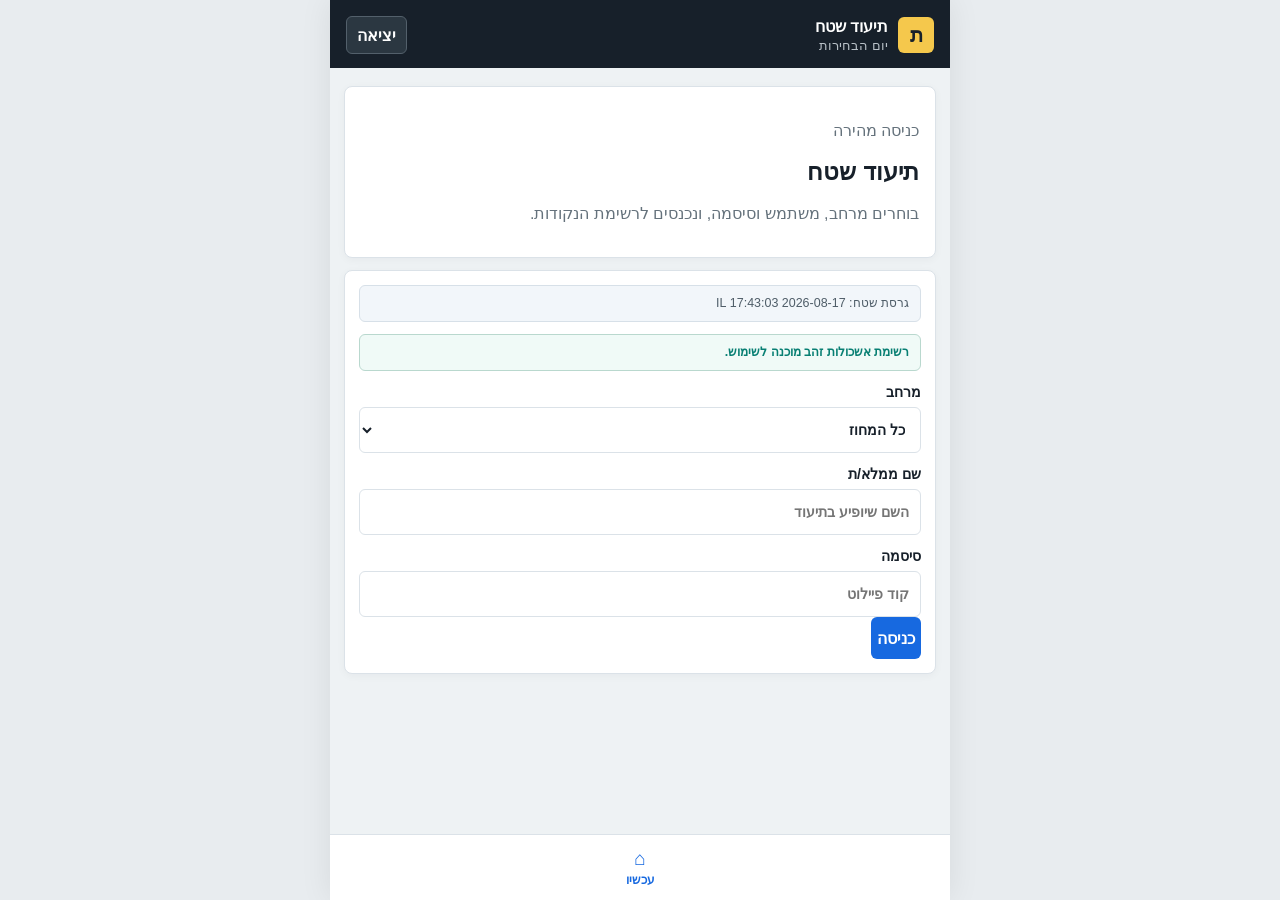
<file: index.html>
<!doctype html>
<html lang="he" dir="rtl">
<head>
  <meta charset="utf-8">
  <meta name="viewport" content="width=device-width, initial-scale=1, viewport-fit=cover">
  <meta name="theme-color" content="#17202a">
  <title>תיעוד שטח</title>
  <link rel="manifest" href="manifest.webmanifest">
  <link rel="stylesheet" href="styles.css">
</head>
<body>
  <div class="app-shell">
    <header class="topbar">
      <div class="brand">
        <span class="brand-mark">ת</span>
        <div>
          <strong>תיעוד שטח</strong>
          <small>יום הבחירות</small>
        </div>
      </div>
      <button class="avatar" id="logoutButton" type="button" title="יציאה">יציאה</button>
    </header>

    <main>
      <section class="screen active" id="loginScreen">
        <div class="hero-panel">
          <p>כניסה מהירה</p>
          <h1>תיעוד שטח</h1>
          <p>בוחרים מרחב, משתמש וסיסמה, ונכנסים לרשימת הנקודות.</p>
        </div>
        <section class="panel">
          <div class="build-stamp" id="buildStamp"></div>
          <div class="build-stamp" id="loadStatus">טוען רשימות...</div>
          <label>מרחב
            <select id="loginMerhav">
              <option>כל המחוז</option>
              <option>מרחב צפון</option>
              <option>מרחב מרכז</option>
              <option>מרחב דרום</option>
            </select>
          </label>
          <label>שם ממלא/ת
            <input id="loginUser" autocomplete="name" placeholder="השם שיופיע בתיעוד">
          </label>
          <label>סיסמה
            <input id="loginPassword" type="password" placeholder="קוד פיילוט">
          </label>
          <button class="primary-btn" id="enterApp" type="button">כניסה</button>
        </section>
      </section>

      <section class="screen" id="queueScreen">
        <div class="welcome">
          <p id="welcomeLine">שלום, שירה</p>
          <h1>איזו נקודה מתעדכנת עכשיו?</h1>
          <p>כאן מופיעות נקודות לטיפול ונקודות פנויות. כל כרטיס פותח נקודה במסך נפרד.</p>
        </div>

        <button class="add-field-point floating-add-point" id="addFieldPoint" type="button">
          <span>+</span>
          <div>
            <strong>הוספת נקודה מהשטח</strong>
            <small>מצאתם מקום חדש? פותחים נקודה ומתחילים לתעד.</small>
          </div>
          <b>←</b>
        </button>

        <section class="panel search-panel">
          <label>חיפוש נקודה
            <input id="pointSearch" type="search" placeholder="יישוב, שם מקום, כתובת או מספר נקודה">
          </label>
          <small id="searchResultCount">כל הנקודות מוצגות</small>
        </section>

        <section class="panel">
          <div class="section-head">
            <div>
              <h2>נקודות בטיפול</h2>
              <p>נקודות שכבר נלקחו ועדיין לא הושלמו.</p>
            </div>
          </div>
          <div class="point-list">
            <article class="my-point" data-type="cluster" data-number="אשכול זהב 014" data-name="בית ספר הדרים" data-address="כפר סבא · רח' הגליל 12" data-badge="אשכול זהב" data-priority="1" data-progress="30">
              <div class="card-top">
                <span class="point-kind cluster">אשכול זהב 014</span>
                <span class="badge">עדיפות 1</span>
              </div>
              <strong>בית ספר הדרים</strong>
              <small>כפר סבא · רח' הגליל 12</small>
              <div class="meta-row"><span>בביצוע</span><span>עודכן לפני 42 דק'</span></div>
              <div class="mini-progress"><i style="width:30%"></i></div>
              <button class="point-open" type="button">המשך</button>
            </article>
            <article class="my-point" data-type="booth" data-number="דוכן 003" data-name="מרכז קהילתי אלון" data-address="כפר סבא · רח' העבודה 7" data-badge="דוכן" data-priority="2" data-progress="0">
              <div class="card-top">
                <span class="point-kind booth">דוכן 003</span>
                <span class="badge warning">עדיפות 2</span>
              </div>
              <strong>מרכז קהילתי אלון</strong>
              <small>כפר סבא · רח' העבודה 7</small>
              <div class="meta-row"><span>ממתין לבדיקה</span><span>פתוח 2:18 שעות</span></div>
              <div class="mini-progress"><i style="width:0%"></i></div>
              <button class="point-open" type="button">להתחיל</button>
            </article>
          </div>
        </section>

        <section class="panel">
          <div class="section-head">
            <div>
              <h2>נקודות פנויות</h2>
              <p>לקיחה שומרת את הנקודה עבורך ל-10 שעות</p>
            </div>
          </div>
          <div class="point-list">
            <article class="point-card correction" data-type="signage" data-number="שילוט 008" data-name="צומת ויצמן" data-address="כפר סבא · ויצמן פינת ירושלים" data-badge="שילוט" data-priority="1" data-progress="70">
              <div class="card-top">
                <span class="point-kind signage">שילוט 008</span>
                <span class="status correction-status">צריך השלמה</span>
              </div>
              <h2>צומת ויצמן</h2>
              <p>כפר סבא · ויצמן פינת ירושלים</p>
              <div class="review-note"><strong>הערת הבודק</strong> חסרה תמונה מקרוב ומדידת גובה.</div>
              <button class="take-button" type="button">אני לוקחת</button>
            </article>
            <article class="point-card" data-type="cluster" data-number="אשכול זהב 021" data-name="תיכון רבין" data-address="כפר סבא · דרך הפועל 4" data-badge="אשכול זהב" data-priority="2" data-progress="15">
              <div class="card-top">
                <span class="point-kind cluster">אשכול זהב 021</span>
                <span class="status">עדיפות 2</span>
              </div>
              <h2>תיכון רבין</h2>
              <p>כפר סבא · דרך הפועל 4</p>
              <button class="take-button" type="button">אני לוקחת</button>
            </article>
            <article class="point-card" data-type="booth" data-number="דוכן 006" data-name="קניון ערים" data-address="כפר סבא · ברל כצנלסון 14" data-badge="דוכן" data-priority="3" data-progress="0">
              <div class="card-top">
                <span class="point-kind booth">דוכן 006</span>
                <span class="status">עדיפות 3</span>
              </div>
              <h2>קניון ערים</h2>
              <p>כפר סבא · ברל כצנלסון 14</p>
              <button class="take-button" type="button">אני לוקחת</button>
            </article>
          </div>
        </section>
      </section>

      <section class="screen" id="documentScreen">
        <div class="subheader">
          <button class="back" data-nav="queue" type="button">→</button>
          <div>
            <small>משימת שטח</small>
            <strong id="documentPointNumber">אשכול זהב 014</strong>
          </div>
          <button class="release" id="releaseButton" type="button">שחרור</button>
        </div>

        <div class="assignment-summary">
          <div class="summary-pill-row">
            <span class="summary-pill">מספר נקודה אוטומטי</span>
            <span class="summary-pill">מי שמילא ימולא אוטומטית</span>
          </div>
          <span class="point-kind cluster" id="documentPointType">אשכול זהב</span>
          <h1 id="documentPointName">בית ספר הדרים</h1>
          <p id="documentPointAddress">כפר סבא · רח' הגליל 12</p>
          <div class="nav-actions">
            <a href="#" target="_blank" rel="noopener">Waze</a>
            <a href="#" target="_blank" rel="noopener">Google Maps</a>
          </div>
          <div class="section-hint">הסדר קבוע: הגעה, מיקום, שדות, תמונות, הערות ושליחה.</div>
        </div>

        <div class="mission-progress">
          <div><strong>התקדמות המשימה</strong><span id="progressText">0 מתוך 7</span></div>
          <div class="progress-track"><i id="progressBar"></i></div>
        </div>

        <section class="mission-step arrival">
          <div class="step-title">
            <span>1</span>
            <div>
              <h2>הגעה ואימות</h2>
              <p>מסמנים שהגעתם לנקודה או פותחים בעיה אם צריך.</p>
            </div>
          </div>
          <div class="big-actions">
            <button class="complete-step primary" type="button">הגעתי לנקודה</button>
            <button class="ghost" id="blockerToggle" type="button">יש בעיה במקום</button>
          </div>
          <div class="blocker-box" id="blockerBox" hidden>
            <label>מה הבעיה?
              <select>
                <option>לא מצאתי את הנקודה</option>
                <option>אין גישה למקום</option>
                <option>המיקום לא מתאים</option>
                <option>בעיה בטיחותית</option>
              </select>
            </label>
            <label>תיאור קצר
              <textarea rows="2" placeholder="מה צריך לדעת?"></textarea>
            </label>
            <button class="add-photo" type="button">צילום הבעיה</button>
            <div class="photo-gallery"></div>
          </div>
        </section>

        <section class="mission-step location-step">
          <div class="step-title">
            <span>2</span>
            <div>
              <h2>דקירת מקום</h2>
              <p>אשכול: בכניסה. שילוט: ליד המקום המשוער.</p>
            </div>
          </div>
          <div class="location-card">
            <div>
              <small>מיקום שתוכנן</small>
              <strong id="plannedLocationText">לפי מוביל הצוות</strong>
            </div>
            <p id="actualLocationText">עדיין לא דקרנו את המקום</p>
            <div class="location-actions">
              <button id="useCurrentLocation" type="button">דקירת מקום</button>
            </div>
          </div>
        </section>

        <div id="missionSteps"></div>

        <section class="mission-step logistics-step">
          <div class="step-title">
            <span id="logisticsStepNumber">6</span>
            <div>
              <h2>חניה, פריקה וגישה</h2>
              <p>איפה מחנים, איך פורקים, ואיך נכנסים למקום.</p>
            </div>
          </div>
          <button class="add-photo" type="button">📷 צילום חניה / פריקה</button>
          <div class="photo-gallery"></div>
          <label>חניה באזור
            <select>
              <option>חניה חופשית קרובה</option>
              <option>חניה ברחוב</option>
              <option>חניה בתשלום</option>
              <option>לא ברור עדיין</option>
            </select>
          </label>
          <label>מיקום עצירה זמני לפריקה
            <input placeholder="איפה אפשר לעצור רגע עם ציוד?">
          </label>
          <label>הערות אחרות
            <textarea rows="2" placeholder="מדרגות, חסימות, גישה צרה, שער סגור..."></textarea>
          </label>
          <button class="complete-step" type="button">סיימתי שלב זה</button>
        </section>

        <section class="mission-step equipment-step">
          <div class="step-title">
            <span id="equipmentStepNumber">7</span>
            <div>
              <h2>ציוד נדרש</h2>
              <p>כמות מינימום/מקסימום, או כן/לא כשצריך.</p>
            </div>
          </div>
          <div class="equipment-grid">
            <div class="equipment-row"><span>שלט גדול</span><input inputmode="numeric" placeholder="מינ׳"><input inputmode="numeric" placeholder="מקס׳"></div>
            <div class="equipment-row"><span>שלט קטן</span><input inputmode="numeric" placeholder="מינ׳"><input inputmode="numeric" placeholder="מקס׳"></div>
            <div class="equipment-row"><span>שולחן</span><input inputmode="numeric" placeholder="מינ׳"><input inputmode="numeric" placeholder="מקס׳"></div>
            <div class="equipment-row"><span>דגלי המפלגה</span><input inputmode="numeric" placeholder="מינ׳"><input inputmode="numeric" placeholder="מקס׳"></div>
            <div class="equipment-row binary"><span>אזיקונים</span><select><option>לא</option><option>כן</option></select></div>
            <div class="equipment-row binary"><span>חבל</span><select><option>לא</option><option>כן</option></select></div>
            <div class="equipment-row"><span>פליירים</span><input inputmode="numeric" placeholder="מינ׳"><input inputmode="numeric" placeholder="מקס׳"></div>
            <div class="equipment-row"><span>כובעים</span><input inputmode="numeric" placeholder="מינ׳"><input inputmode="numeric" placeholder="מקס׳"></div>
            <div class="equipment-row"><span>חולצות</span><input inputmode="numeric" placeholder="מינ׳"><input inputmode="numeric" placeholder="מקס׳"></div>
          </div>
          <label>עוד ציוד
            <textarea rows="2" placeholder="למשל: סולם, כיסאות, סוללה נוספת..."></textarea>
          </label>
          <button class="complete-step" type="button">סיימתי שלב זה</button>
        </section>

        <section class="mission-step review-step">
          <div class="step-title">
            <span id="reviewStepNumber">8</span>
            <div>
              <h2>בדיקה לפני שליחה</h2>
              <p>אם חסר משהו, אפשר לחזור, לשלוח בכל זאת או לשמור להמשך.</p>
            </div>
          </div>
          <div class="review-list">
            <span>GPS נוכחי</span>
            <span>תמונות חובה קיימות</span>
            <span>הוראות הקמה ברורות</span>
          </div>
          <label>הערה אחרונה
            <textarea rows="2" placeholder="מה חשוב שהבודק ידע?"></textarea>
          </label>
          <button class="complete-step" type="button">סיימתי בדיקה</button>
        </section>

        <div class="bottom-actions">
          <button class="save-draft" type="button">שמור והמשך אחר כך</button>
          <button class="submit-review" id="submitReview" type="button">שליחה לבדיקה</button>
        </div>
      </section>

      <section class="screen" id="submittedScreen">
        <div class="success-mark">✓</div>
        <h1>התיעוד נשלח לבדיקה</h1>
        <p id="submittedPointName">אשכול זהב 014 · בית ספר הדרים</p>
        <div class="success-info">
          <span>הנקודה עברה לשלב בדיקה</span>
          <span>אפשר לחזור לרשימה או לעבור לנקודה אחרת</span>
        </div>
        <button class="primary-btn" data-nav="queue" type="button">חזרה לנקודות</button>
      </section>

      <section class="screen" id="newPointScreen">
        <div class="subheader">
          <button class="back" data-nav="queue" type="button">→</button>
          <div>
            <small>נקודה חדשה</small>
            <strong>הוספה מהשטח</strong>
          </div>
        </div>
        <div class="new-point-intro">
          <span>+</span>
          <div>
            <h1>מצאתם מקום חדש?</h1>
            <p>פותחים נקודה חדשה ומעבירים אותה מיד לתיעוד.</p>
          </div>
        </div>
        <form id="newPointForm">
          <section class="panel">
            <label class="question">סוג הנקודה</label>
            <div class="type-choice">
              <button type="button" data-new-type="cluster"><span class="dot gold"></span>אשכול</button>
              <button type="button" data-new-type="signage"><span class="dot blue"></span>שילוט</button>
              <button type="button" data-new-type="booth"><span class="dot green"></span>דוכן</button>
            </div>
          </section>
          <section class="panel">
            <label>יישוב
              <input id="newTown" value="כפר סבא">
            </label>
            <label>מיקום / כתובת
              <input id="newLocation" placeholder="למשל: רח' הגליל 12, כפר סבא">
            </label>
            <label>איך נקרא המקום?
              <input id="newName" placeholder="למשל: צומת ליד המתנ״ס">
            </label>
            <label>למה כדאי להוסיף אותו?
              <textarea id="newReason" rows="3" placeholder="מה חשוב במקום הזה?"></textarea>
            </label>
          </section>
          <button class="submit-review" type="submit">צור נקודה והתחל תיעוד</button>
        </form>
      </section>
    </main>

    <nav class="bottom-nav">
      <button class="active" data-nav="queue" type="button"><span>⌂</span>עכשיו</button>
    </nav>
  </div>

  <input id="photoInput" type="file" accept="image/*" capture="environment" hidden>

  <div class="camera-overlay" id="cameraOverlay" hidden>
    <div class="camera-sheet">
      <header>
        <button id="closeCamera" type="button">ביטול</button>
        <strong>צילום תמונה</strong>
        <button id="captureCamera" type="button">צילום</button>
      </header>
      <video id="cameraPreview" autoplay playsinline muted></video>
      <p>הצילום נשמר מוקטן כדי לא להעמיס על הטלפון.</p>
    </div>
  </div>

  <div class="editor-overlay" id="photoEditor" hidden>
    <div class="editor">
      <header>
        <button id="closeEditor" type="button">×</button>
        <strong>סימון על התמונה</strong>
        <button id="saveEditor" type="button">שמירה</button>
      </header>
      <div class="editor-canvas">
        <div class="editor-photo"></div>
        <span class="canvas-arrow">➜</span>
        <span class="canvas-label">מקום</span>
      </div>
      <div class="editor-tools">
        <button type="button"><b>➜</b>חץ</button>
        <button type="button"><b>◌</b>עיגול</button>
        <button type="button"><b>א</b>טקסט</button>
        <button type="button"><b>↶</b>ביטול</button>
      </div>
      <label class="editor-caption">כיתוב לתמונה
        <input id="editorCaption" placeholder="מה צריך לראות כאן?">
      </label>
      <p>בגרסה הזו זה דמה, אבל זה ממחיש את זרימת סימון התמונה.</p>
    </div>
  </div>

  <div class="review-overlay" id="submitDecision" hidden>
    <div class="review-dialog">
      <h2>לפני שליחה לבדיקה</h2>
      <p>יש כמה דברים שעדיין לא הושלמו. אפשר לחזור אליהם, לשלוח בכל זאת, או לשמור לרשימה פתוחה.</p>
      <div class="missing-list" id="missingList"></div>
      <div class="decision-actions">
        <button id="backToMissing" type="button">חזרה להשלמות</button>
        <button id="sendAnyway" type="button">שליחה בכל זאת</button>
        <button id="saveForLater" type="button">שמירה וחזרה לרשימה</button>
      </div>
    </div>
  </div>

  <script src="app.js"></script>
</body>
</html>
</file>
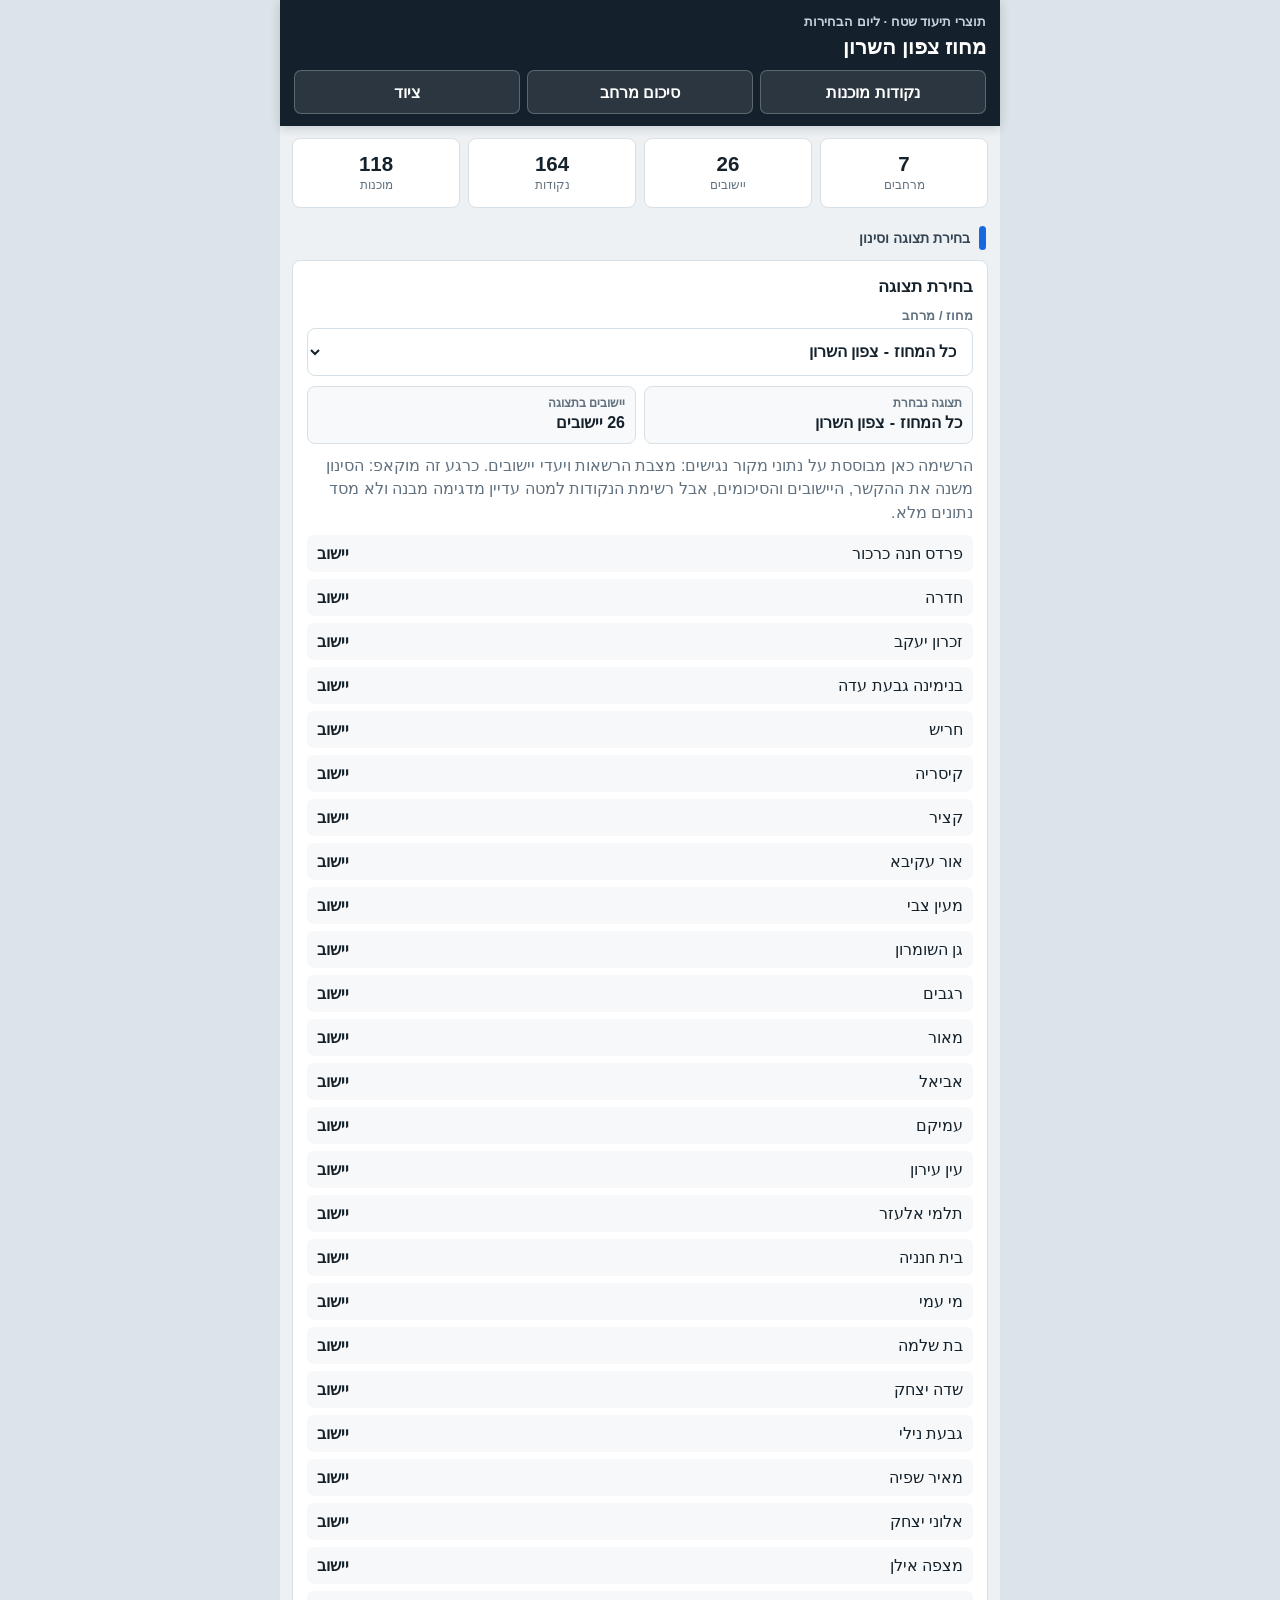
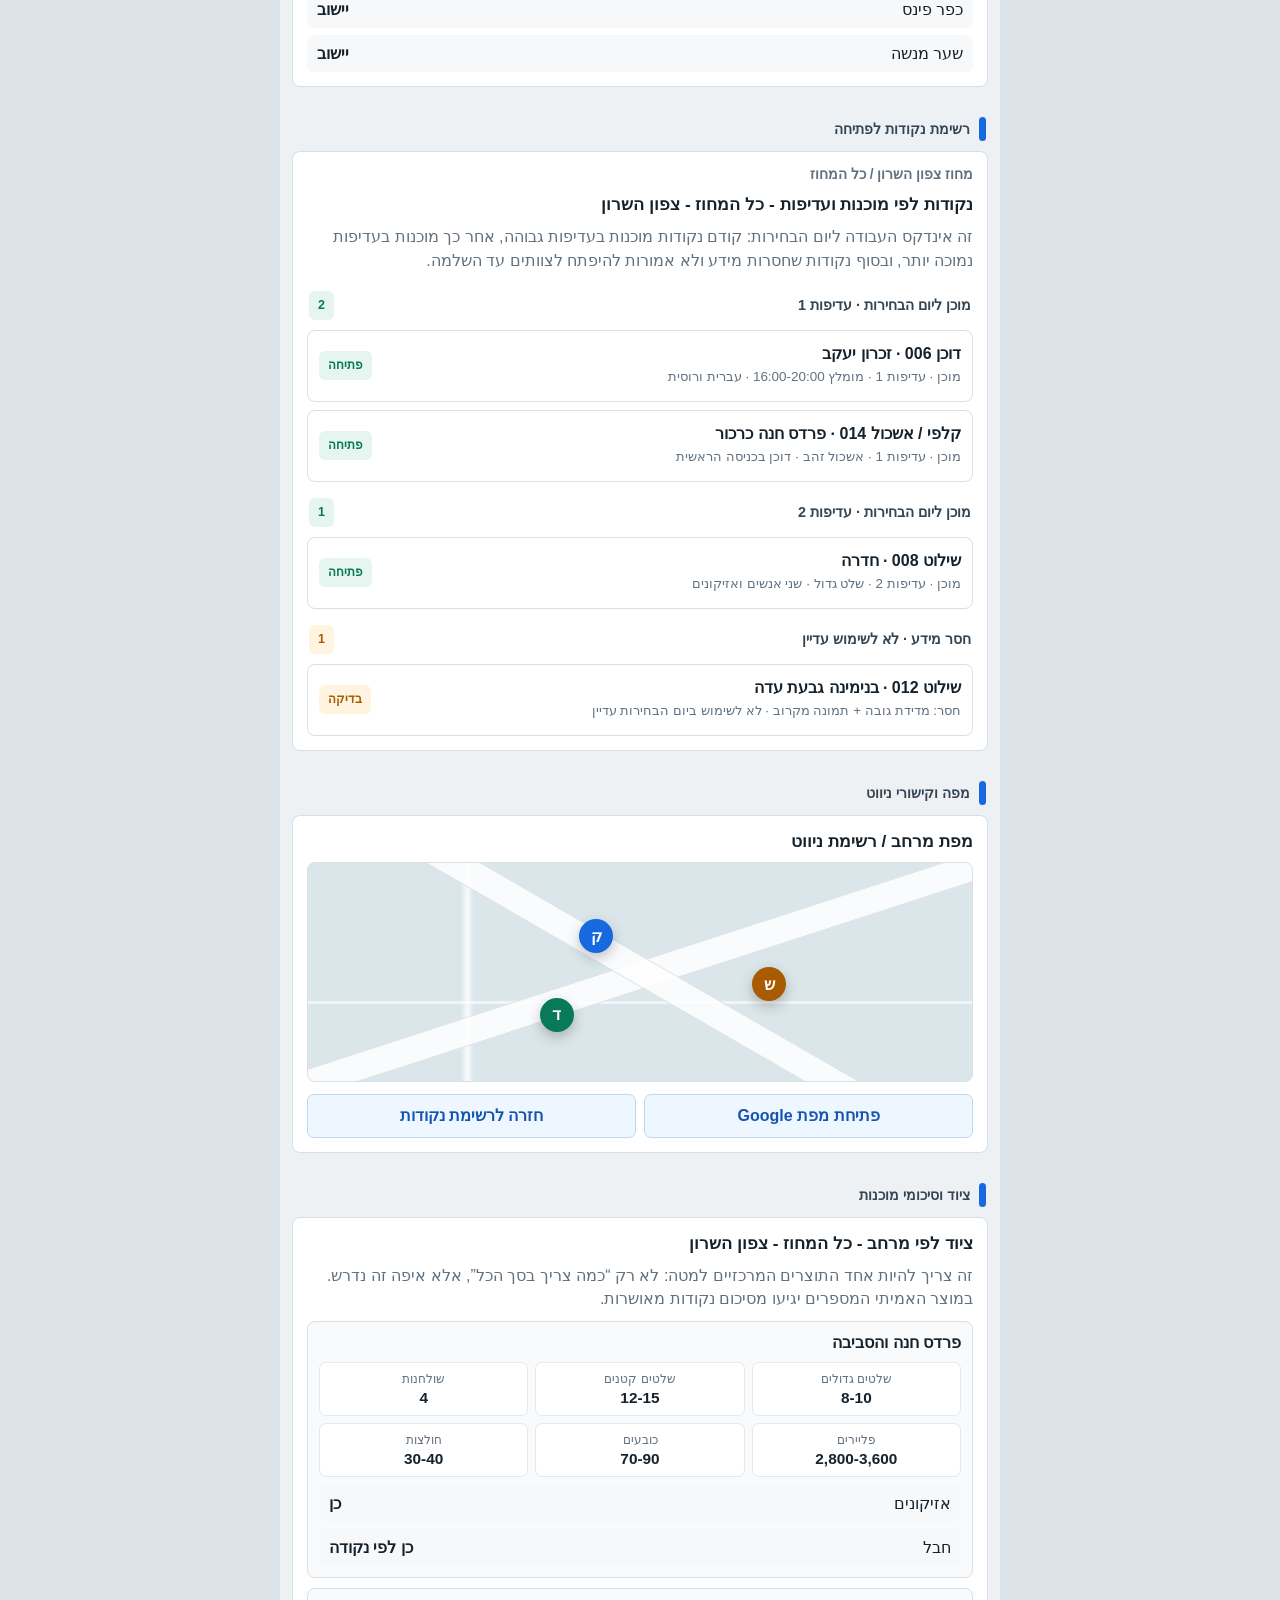
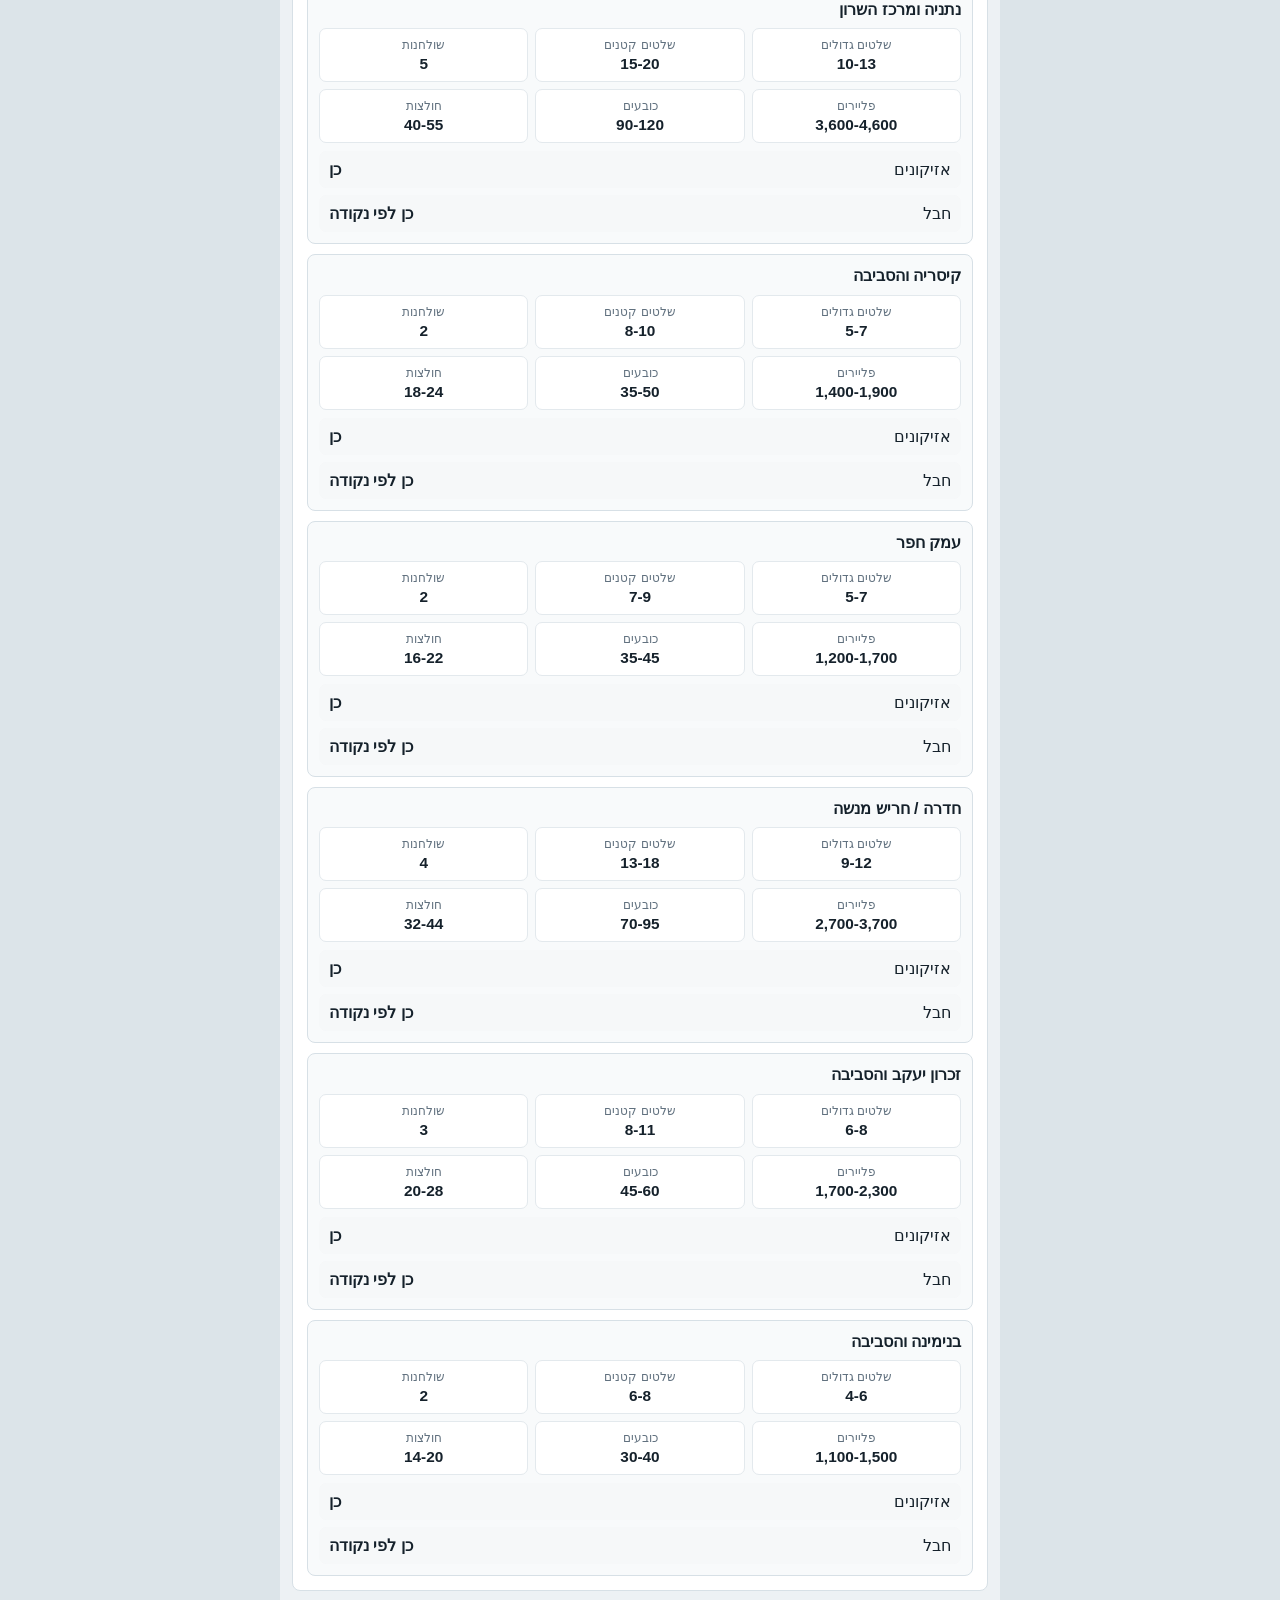
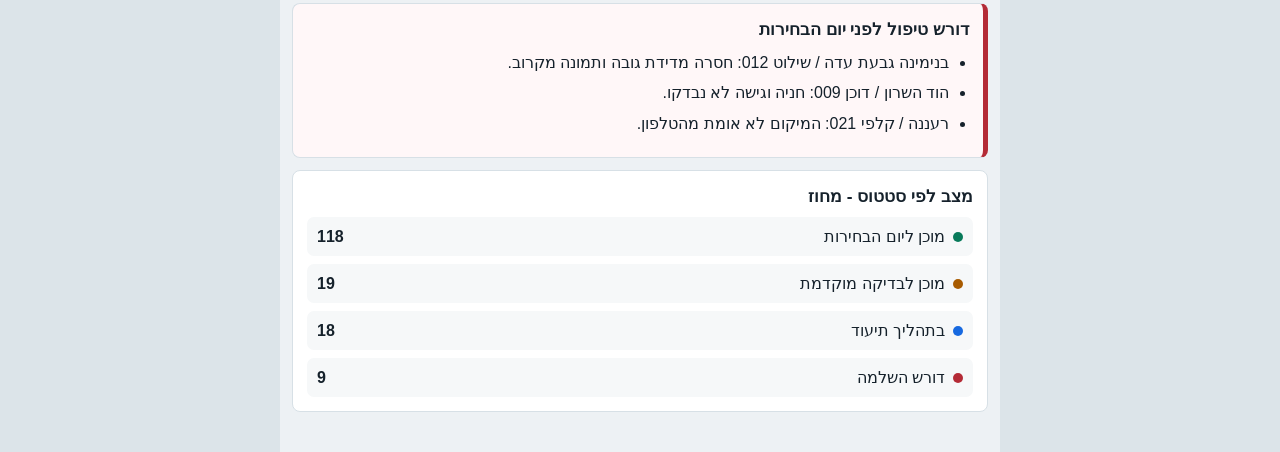
<file: output-mockups.html>
<!doctype html>
<html lang="he" dir="rtl">
<head>
  <meta charset="utf-8">
  <meta name="viewport" content="width=device-width, initial-scale=1, viewport-fit=cover">
  <title>תוצרי תיעוד שטח</title>
  <style>
    :root {
      --ink: #15212b;
      --muted: #61717f;
      --bg: #edf1f4;
      --surface: #ffffff;
      --line: #d7e0e6;
      --blue: #1769e0;
      --green: #087a5a;
      --amber: #a85b00;
      --red: #b42b36;
      --soft-blue: #edf5ff;
      --soft-green: #e6f6ef;
      --soft-amber: #fff4df;
      --soft-red: #fff0f1;
    }

    * { box-sizing: border-box; }

    body {
      margin: 0;
      background: #dce4e9;
      color: var(--ink);
      font-family: Arial, "Noto Sans Hebrew", sans-serif;
    }

    button, a {
      -webkit-tap-highlight-color: transparent;
      font: inherit;
    }

    .app {
      max-width: 720px;
      min-height: 100vh;
      margin: 0 auto;
      background: var(--bg);
      padding-bottom: 28px;
    }

    .top {
      position: sticky;
      top: 0;
      z-index: 10;
      padding: 14px 14px 12px;
      background: #14202b;
      color: #fff;
      box-shadow: 0 2px 10px rgba(12, 25, 36, .18);
    }

    .kicker {
      display: block;
      margin-bottom: 5px;
      color: #c7d2dc;
      font-size: .82rem;
      font-weight: 800;
    }

    h1, h2, h3, p { margin-top: 0; }

    .top h1 {
      margin-bottom: 10px;
      font-size: 1.32rem;
      line-height: 1.25;
      letter-spacing: 0;
    }

    .quick-nav {
      display: grid;
      grid-template-columns: repeat(3, 1fr);
      gap: 7px;
    }

    .button {
      display: grid;
      place-items: center;
      min-height: 44px;
      padding: 10px 12px;
      border: 0;
      border-radius: 7px;
      background: var(--blue);
      color: #fff;
      text-decoration: none;
      text-align: center;
      font-weight: 800;
      line-height: 1.2;
    }

    .button.secondary {
      background: #eef6ff;
      color: #1454ae;
      border: 1px solid #bdd6f4;
    }

    .button.ghost {
      background: rgba(255,255,255,.1);
      color: #fff;
      border: 1px solid rgba(255,255,255,.24);
    }

    .section { padding: 12px 12px 0; }

    .section-label {
      display: flex;
      align-items: center;
      gap: 9px;
      margin: 6px 2px 10px;
      color: #344453;
      font-size: .86rem;
      font-weight: 900;
    }

    .section-label:before {
      content: "";
      width: 7px;
      height: 24px;
      border-radius: 4px;
      background: var(--blue);
    }

    .card {
      margin-bottom: 12px;
      padding: 14px;
      background: var(--surface);
      border: 1px solid var(--line);
      border-radius: 8px;
    }

    .card.alert {
      border-right: 5px solid var(--amber);
      background: #fffaf1;
    }

    .card.danger {
      border-right: 5px solid var(--red);
      background: #fff7f8;
    }

    h2 {
      margin-bottom: 10px;
      font-size: 1.08rem;
      line-height: 1.28;
      letter-spacing: 0;
    }

    h3 {
      margin-bottom: 6px;
      font-size: .98rem;
      line-height: 1.28;
      letter-spacing: 0;
    }

    p {
      margin-bottom: 10px;
      line-height: 1.48;
    }

    .muted { color: var(--muted); }

    .breadcrumb {
      margin-bottom: 9px;
      color: var(--muted);
      font-size: .86rem;
      font-weight: 800;
      line-height: 1.35;
    }

    .stats {
      display: grid;
      grid-template-columns: repeat(4, 1fr);
      gap: 8px;
    }

    .stat {
      min-height: 70px;
      display: grid;
      align-content: center;
      gap: 3px;
      padding: 9px 7px;
      border: 1px solid var(--line);
      border-radius: 8px;
      background: #fff;
      text-align: center;
    }

    .stat strong {
      display: block;
      font-size: 1.28rem;
      line-height: 1;
    }

    .stat span {
      color: var(--muted);
      font-size: .78rem;
      line-height: 1.2;
    }

    .toolbar {
      display: grid;
      grid-template-columns: 1fr 1fr;
      gap: 8px;
      margin-bottom: 10px;
    }

    .field {
      display: grid;
      gap: 5px;
      margin-bottom: 10px;
    }

    .field label {
      color: var(--muted);
      font-size: .8rem;
      font-weight: 900;
    }

    select {
      width: 100%;
      min-height: 48px;
      padding: 10px 12px;
      border: 1px solid var(--line);
      border-radius: 8px;
      background: #fff;
      color: var(--ink);
      font: inherit;
      font-weight: 800;
    }

    .selectish {
      display: grid;
      gap: 3px;
      min-height: 58px;
      padding: 9px 10px;
      border: 1px solid var(--line);
      border-radius: 8px;
      background: #f7f9fb;
    }

    .selectish small {
      color: var(--muted);
      font-size: .76rem;
      font-weight: 800;
    }

    .selectish strong { line-height: 1.25; }

    .list {
      display: grid;
      gap: 8px;
    }

    .row-button {
      width: 100%;
      display: grid;
      grid-template-columns: 1fr auto;
      align-items: center;
      gap: 8px;
      min-height: 72px;
      padding: 11px;
      border: 1px solid var(--line);
      border-radius: 8px;
      background: #fff;
      color: var(--ink);
      text-align: right;
      text-decoration: none;
    }

    .row-button.active {
      border-color: #7fb2f0;
      background: #f3f8ff;
      box-shadow: inset 4px 0 0 var(--blue);
    }

    .list-group {
      display: grid;
      gap: 8px;
      margin-top: 12px;
    }

    .list-group-title {
      display: flex;
      align-items: center;
      justify-content: space-between;
      gap: 8px;
      padding: 8px 2px 2px;
      color: #334553;
      font-size: .9rem;
      font-weight: 900;
    }

    .row-title {
      display: block;
      margin-bottom: 4px;
      font-weight: 900;
      line-height: 1.25;
    }

    .row-meta {
      display: block;
      color: var(--muted);
      font-size: .84rem;
      line-height: 1.35;
    }

    .badge {
      display: inline-grid;
      place-items: center;
      min-height: 29px;
      padding: 6px 9px;
      border-radius: 6px;
      background: var(--soft-blue);
      color: #174c93;
      font-size: .78rem;
      font-weight: 900;
      line-height: 1.15;
      white-space: nowrap;
    }

    .badge.ready { background: var(--soft-green); color: var(--green); }
    .badge.warn { background: var(--soft-amber); color: var(--amber); }
    .badge.danger { background: var(--soft-red); color: var(--red); }

    .panel { display: none; }
    .panel.active { display: block; }

    .point-head {
      border-right: 5px solid var(--blue);
    }

    .headline-row {
      display: flex;
      flex-wrap: wrap;
      gap: 6px;
      margin-bottom: 10px;
    }

    .point-head h2 {
      margin-bottom: 7px;
      font-size: 1.32rem;
    }

    .actions {
      display: grid;
      grid-template-columns: 1fr 1fr;
      gap: 8px;
      margin-top: 12px;
    }

    .facts {
      display: grid;
      grid-template-columns: 1fr 1fr;
      gap: 8px;
    }

    .fact {
      min-height: 68px;
      padding: 10px;
      border-radius: 7px;
      background: #f6f8f9;
    }

    .fact small {
      display: block;
      margin-bottom: 4px;
      color: var(--muted);
      font-size: .78rem;
      font-weight: 800;
      line-height: 1.25;
    }

    .fact strong {
      display: block;
      line-height: 1.35;
    }

    .photo-list {
      display: grid;
      gap: 10px;
    }

    .photo {
      display: grid;
      grid-template-columns: 102px 1fr;
      gap: 10px;
      align-items: start;
      padding-bottom: 10px;
      border-bottom: 1px solid #edf1f4;
    }

    .photo:last-child {
      padding-bottom: 0;
      border-bottom: 0;
    }

    .thumb {
      position: relative;
      height: 86px;
      overflow: hidden;
      border-radius: 7px;
      border: 1px solid #c5d0d8;
      background:
        linear-gradient(135deg, rgba(255,255,255,.35), rgba(255,255,255,0) 38%),
        linear-gradient(135deg, #92b3c0, #4b6370);
    }

    .thumb:before {
      content: "";
      position: absolute;
      right: 12px;
      left: 12px;
      bottom: 14px;
      height: 22px;
      border-radius: 4px;
      background: rgba(255,255,255,.45);
    }

    .thumb:after {
      content: "→";
      position: absolute;
      left: 20px;
      top: 16px;
      color: #e53935;
      font-size: 2rem;
      font-weight: 900;
      transform: rotate(-20deg);
    }

    .equipment {
      display: grid;
      gap: 7px;
    }

    .equipment-grid {
      display: grid;
      gap: 10px;
    }

    .equipment-card {
      display: grid;
      gap: 8px;
      padding: 11px;
      border: 1px solid var(--line);
      border-radius: 8px;
      background: #f8fafb;
    }

    .equipment-card h3 {
      margin-bottom: 0;
      font-size: 1rem;
    }

    .mini-equipment {
      display: grid;
      grid-template-columns: repeat(3, 1fr);
      gap: 7px;
    }

    .mini-equipment span {
      min-height: 54px;
      display: grid;
      align-content: center;
      gap: 3px;
      padding: 8px;
      border-radius: 7px;
      background: #fff;
      border: 1px solid #e3e9ed;
      text-align: center;
      font-size: .78rem;
      color: var(--muted);
    }

    .mini-equipment strong {
      display: block;
      color: var(--ink);
      font-size: .96rem;
      white-space: nowrap;
    }

    .eq-row {
      display: grid;
      grid-template-columns: 1fr auto;
      gap: 8px;
      padding: 9px 10px;
      border-radius: 7px;
      background: #f6f8f9;
    }

    .eq-row strong { white-space: nowrap; }

    .status-row {
      display: grid;
      grid-template-columns: auto 1fr auto;
      align-items: center;
      gap: 8px;
      padding: 10px;
      border-radius: 7px;
      background: #f6f8f9;
    }

    .dot {
      width: 10px;
      height: 10px;
      border-radius: 50%;
      background: var(--blue);
    }

    .dot.ready { background: var(--green); }
    .dot.warn { background: var(--amber); }
    .dot.danger { background: var(--red); }

    .mini-map {
      position: relative;
      height: 220px;
      overflow: hidden;
      margin-bottom: 10px;
      border: 1px solid var(--line);
      border-radius: 8px;
      background:
        linear-gradient(90deg, transparent 23%, rgba(255,255,255,.82) 24%, transparent 25%),
        linear-gradient(0deg, transparent 35%, rgba(255,255,255,.82) 36%, transparent 37%),
        #dbe6eb;
    }

    .road {
      position: absolute;
      height: 28px;
      background: rgba(255,255,255,.84);
      border: 1px solid rgba(120,135,145,.22);
      transform-origin: center;
    }

    .road.one { width: 125%; right: -10%; top: 48%; transform: rotate(-18deg); }
    .road.two { width: 95%; right: 10%; top: 30%; transform: rotate(30deg); }

    .pin {
      position: absolute;
      width: 34px;
      height: 34px;
      display: grid;
      place-items: center;
      border-radius: 50%;
      color: #fff;
      font-weight: 900;
      box-shadow: 0 5px 13px rgba(0,0,0,.24);
    }

    .pin.polling { background: var(--blue); right: 54%; top: 26%; }
    .pin.signage { background: var(--amber); right: 28%; top: 48%; }
    .pin.booth { background: var(--green); right: 60%; top: 62%; }

    ul {
      margin: 0;
      padding: 0 20px 0 0;
      line-height: 1.55;
    }

    li { margin-bottom: 6px; }

    @media (max-width: 460px) {
      .stats { grid-template-columns: repeat(2, 1fr); }
      .toolbar, .quick-nav, .actions { grid-template-columns: 1fr; }
      .facts { grid-template-columns: 1fr; }
      .photo { grid-template-columns: 88px 1fr; }
      .thumb { height: 78px; }
    }
  </style>
</head>
<body>
  <main class="app">
    <header class="top">
      <span class="kicker">תוצרי תיעוד שטח · ליום הבחירות</span>
      <h1>מחוז צפון השרון</h1>
      <nav class="quick-nav" aria-label="ניווט מהיר">
        <a class="button ghost" href="#ready-points">נקודות מוכנות</a>
        <a class="button ghost" href="#summary">סיכום מרחב</a>
        <a class="button ghost" href="#equipment">ציוד</a>
      </nav>
    </header>

    <section class="section" id="summary">
      <div class="stats" aria-label="מצב כללי">
        <div class="stat"><strong id="stat-merhavim">7</strong><span>מרחבים</span></div>
        <div class="stat"><strong id="stat-settlements">26</strong><span>יישובים</span></div>
        <div class="stat"><strong id="stat-points">164</strong><span>נקודות</span></div>
        <div class="stat"><strong id="stat-ready">118</strong><span>מוכנות</span></div>
      </div>
    </section>

    <section class="section">
      <div class="section-label">בחירת תצוגה וסינון</div>
      <article class="card">
        <h2>בחירת תצוגה</h2>
        <div class="field">
          <label for="scope-select">מחוז / מרחב</label>
          <select id="scope-select">
            <option value="district">כל המחוז - צפון השרון</option>
            <option value="pardes-hanna">מרחב פרדס חנה והסביבה</option>
            <option value="netanya">מרחב נתניה ומרכז השרון</option>
            <option value="caesarea">מרחב קיסריה והסביבה</option>
            <option value="hefer">מרחב עמק חפר</option>
            <option value="hadera-menashe">מרחב חדרה / חריש מנשה</option>
            <option value="zichron">מרחב זכרון יעקב והסביבה</option>
            <option value="binyamina">מרחב בנימינה והסביבה</option>
          </select>
        </div>
        <div class="toolbar">
          <div class="selectish">
            <small>תצוגה נבחרת</small>
            <strong id="selected-scope-label">כל המחוז - צפון השרון</strong>
          </div>
          <div class="selectish">
            <small>יישובים בתצוגה</small>
            <strong id="selected-settlements-label">26 יישובים</strong>
          </div>
        </div>
        <p class="muted">הרשימה כאן מבוססת על נתוני מקור נגישים: מצבת הרשאות ויעדי יישובים. כרגע זה מוקאפ: הסינון משנה את ההקשר, היישובים והסיכומים, אבל רשימת הנקודות למטה עדיין מדגימה מבנה ולא מסד נתונים מלא.</p>
        <div class="equipment" id="settlement-list" aria-label="יישובים בתצוגה"></div>
      </article>
    </section>

    <section class="section" id="ready-points">
      <div class="section-label">רשימת נקודות לפתיחה</div>
      <article class="card">
        <div class="breadcrumb" id="points-breadcrumb">מחוז צפון השרון / כל המחוז</div>
        <h2 id="points-title">נקודות לפי מוכנות ועדיפות - כל המחוז</h2>
        <p class="muted" id="points-help">זה אינדקס העבודה ליום הבחירות: קודם נקודות מוכנות בעדיפות גבוהה, אחר כך מוכנות בעדיפות נמוכה יותר, ובסוף נקודות שחסרות מידע ולא אמורות להיפתח לצוותים עד השלמה.</p>
        <div class="list">
          <div class="list-group-title"><span>מוכן ליום הבחירות · עדיפות 1</span><span class="badge ready">2</span></div>
          <a class="row-button" href="point-output.html?point=booth">
            <span>
              <span class="row-title">דוכן 006 · זכרון יעקב</span>
              <span class="row-meta">מוכן · עדיפות 1 · מומלץ 16:00-20:00 · עברית ורוסית</span>
            </span>
            <span class="badge ready">פתיחה</span>
          </a>
          <a class="row-button" href="point-output.html?point=polling">
            <span>
              <span class="row-title">קלפי / אשכול 014 · פרדס חנה כרכור</span>
              <span class="row-meta">מוכן · עדיפות 1 · אשכול זהב · דוכן בכניסה הראשית</span>
            </span>
            <span class="badge ready">פתיחה</span>
          </a>

          <div class="list-group-title"><span>מוכן ליום הבחירות · עדיפות 2</span><span class="badge ready">1</span></div>
          <a class="row-button" href="point-output.html?point=signage">
            <span>
              <span class="row-title">שילוט 008 · חדרה</span>
              <span class="row-meta">מוכן · עדיפות 2 · שלט גדול · שני אנשים ואזיקונים</span>
            </span>
            <span class="badge ready">פתיחה</span>
          </a>

          <div class="list-group-title"><span>חסר מידע · לא לשימוש עדיין</span><span class="badge warn">1</span></div>
          <a class="row-button" href="point-output.html?point=needs-check">
            <span>
              <span class="row-title">שילוט 012 · בנימינה גבעת עדה</span>
              <span class="row-meta">חסר: מדידת גובה + תמונה מקרוב · לא לשימוש ביום הבחירות עדיין</span>
            </span>
            <span class="badge warn">בדיקה</span>
          </a>
        </div>
      </article>
    </section>

    <section class="section">
      <div class="section-label">מפה וקישורי ניווט</div>
      <article class="card">
        <h2>מפת מרחב / רשימת ניווט</h2>
        <div class="mini-map">
          <div class="road one"></div>
          <div class="road two"></div>
          <span class="pin polling">ק</span>
          <span class="pin signage">ש</span>
          <span class="pin booth">ד</span>
        </div>
        <div class="actions">
          <a class="button secondary" href="https://www.google.com/maps/search/?api=1&query=%D7%A6%D7%A4%D7%95%D7%9F%20%D7%94%D7%A9%D7%A8%D7%95%D7%9F" target="_blank" rel="noopener">פתיחת מפת Google</a>
          <a class="button secondary" href="#ready-points">חזרה לרשימת נקודות</a>
        </div>
      </article>
    </section>

    <section class="section" id="equipment">
      <div class="section-label">ציוד וסיכומי מוכנות</div>
      <article class="card">
        <h2 id="equipment-title">ציוד לפי מרחב - כל המחוז</h2>
        <p class="muted">זה צריך להיות אחד התוצרים המרכזיים למטה: לא רק “כמה צריך בסך הכל”, אלא איפה זה נדרש. במוצר האמיתי המספרים יגיעו מסיכום נקודות מאושרות.</p>
        <div class="equipment-grid" id="equipment-breakdown"></div>
      </article>

      <article class="card danger">
        <h2>דורש טיפול לפני יום הבחירות</h2>
        <ul>
          <li>בנימינה גבעת עדה / שילוט 012: חסרה מדידת גובה ותמונה מקרוב.</li>
          <li>הוד השרון / דוכן 009: חניה וגישה לא נבדקו.</li>
          <li>רעננה / קלפי 021: המיקום לא אומת מהטלפון.</li>
        </ul>
      </article>

      <article class="card">
        <h2>מצב לפי סטטוס - מחוז</h2>
        <div class="list">
          <div class="status-row"><span class="dot ready"></span><span>מוכן ליום הבחירות</span><strong>118</strong></div>
          <div class="status-row"><span class="dot warn"></span><span>מוכן לבדיקה מוקדמת</span><strong>19</strong></div>
          <div class="status-row"><span class="dot"></span><span>בתהליך תיעוד</span><strong>18</strong></div>
          <div class="status-row"><span class="dot danger"></span><span>דורש השלמה</span><strong>9</strong></div>
        </div>
      </article>
    </section>
  </main>

  <script>
    const scopes = {
      district: {
        label: "כל המחוז - צפון השרון",
        breadcrumb: "מחוז צפון השרון / כל המחוז",
        merhavim: 7,
        settlements: ["פרדס חנה כרכור", "חדרה", "זכרון יעקב", "בנימינה גבעת עדה", "חריש", "קיסריה", "קציר", "אור עקיבא", "מעין צבי", "גן השומרון", "רגבים", "מאור", "אביאל", "עמיקם", "עין עירון", "תלמי אלעזר", "בית חנניה", "מי עמי", "בת שלמה", "שדה יצחק", "גבעת נילי", "מאיר שפיה", "אלוני יצחק", "מצפה אילן", "כפר פינס", "שער מנשה"],
        points: 164,
        ready: 118,
        equipment: [
          { name: "פרדס חנה והסביבה", signs: "8-10", small: "12-15", tables: "4", flyers: "2,800-3,600", hats: "70-90", shirts: "30-40" },
          { name: "נתניה ומרכז השרון", signs: "10-13", small: "15-20", tables: "5", flyers: "3,600-4,600", hats: "90-120", shirts: "40-55" },
          { name: "קיסריה והסביבה", signs: "5-7", small: "8-10", tables: "2", flyers: "1,400-1,900", hats: "35-50", shirts: "18-24" },
          { name: "עמק חפר", signs: "5-7", small: "7-9", tables: "2", flyers: "1,200-1,700", hats: "35-45", shirts: "16-22" },
          { name: "חדרה / חריש מנשה", signs: "9-12", small: "13-18", tables: "4", flyers: "2,700-3,700", hats: "70-95", shirts: "32-44" },
          { name: "זכרון יעקב והסביבה", signs: "6-8", small: "8-11", tables: "3", flyers: "1,700-2,300", hats: "45-60", shirts: "20-28" },
          { name: "בנימינה והסביבה", signs: "4-6", small: "6-8", tables: "2", flyers: "1,100-1,500", hats: "30-40", shirts: "14-20" }
        ]
      },
      "pardes-hanna": {
        label: "מרחב פרדס חנה והסביבה",
        breadcrumb: "מחוז צפון השרון / מרחב פרדס חנה והסביבה",
        merhavim: 1,
        settlements: ["פרדס חנה כרכור", "גן השומרון", "עין עירון", "כפר פינס", "שער מנשה"],
        points: 28,
        ready: 20,
        equipment: [{ name: "פרדס חנה והסביבה", signs: "8-10", small: "12-15", tables: "4", flyers: "2,800-3,600", hats: "70-90", shirts: "30-40" }]
      },
      netanya: {
        label: "מרחב נתניה ומרכז השרון",
        breadcrumb: "מחוז צפון השרון / מרחב נתניה ומרכז השרון",
        merhavim: 1,
        settlements: ["נתניה", "אבן יהודה", "תל מונד", "לב השרון", "קדימה-צורן", "פרדסיה"],
        points: 34,
        ready: 21,
        equipment: [{ name: "נתניה ומרכז השרון", signs: "10-13", small: "15-20", tables: "5", flyers: "3,600-4,600", hats: "90-120", shirts: "40-55" }]
      },
      caesarea: {
        label: "מרחב קיסריה והסביבה",
        breadcrumb: "מחוז צפון השרון / מרחב קיסריה והסביבה",
        merhavim: 1,
        settlements: ["קיסריה", "שדות ים", "אור עקיבא", "בית חנניה"],
        points: 19,
        ready: 16,
        equipment: [{ name: "קיסריה והסביבה", signs: "5-7", small: "8-10", tables: "2", flyers: "1,400-1,900", hats: "35-50", shirts: "18-24" }]
      },
      hefer: {
        label: "מרחב עמק חפר",
        breadcrumb: "מחוז צפון השרון / מרחב עמק חפר",
        merhavim: 1,
        settlements: ["עמק חפר", "בית חירות", "שדה יצחק", "מעין צבי"],
        points: 22,
        ready: 15,
        equipment: [{ name: "עמק חפר", signs: "5-7", small: "7-9", tables: "2", flyers: "1,200-1,700", hats: "35-45", shirts: "16-22" }]
      },
      "hadera-menashe": {
        label: "מרחב חדרה / חריש מנשה",
        breadcrumb: "מחוז צפון השרון / מרחב חדרה / חריש מנשה",
        merhavim: 1,
        settlements: ["חדרה", "חריש", "מנשה", "מגל", "מאור", "רגבים", "קציר", "מצפה אילן"],
        points: 42,
        ready: 27,
        equipment: [{ name: "חדרה / חריש מנשה", signs: "9-12", small: "13-18", tables: "4", flyers: "2,700-3,700", hats: "70-95", shirts: "32-44" }]
      },
      zichron: {
        label: "מרחב זכרון יעקב והסביבה",
        breadcrumb: "מחוז צפון השרון / מרחב זכרון יעקב והסביבה",
        merhavim: 1,
        settlements: ["זכרון יעקב", "בת שלמה", "מאיר שפיה", "גבעת נילי", "עמיקם", "אביאל"],
        points: 24,
        ready: 19,
        equipment: [{ name: "זכרון יעקב והסביבה", signs: "6-8", small: "8-11", tables: "3", flyers: "1,700-2,300", hats: "45-60", shirts: "20-28" }]
      },
      binyamina: {
        label: "מרחב בנימינה והסביבה",
        breadcrumb: "מחוז צפון השרון / מרחב בנימינה והסביבה",
        merhavim: 1,
        settlements: ["בנימינה גבעת עדה", "גבעת עדה", "אלוני יצחק", "מי עמי"],
        points: 18,
        ready: 14,
        equipment: [{ name: "בנימינה והסביבה", signs: "4-6", small: "6-8", tables: "2", flyers: "1,100-1,500", hats: "30-40", shirts: "14-20" }]
      }
    };

    const scopeSelect = document.getElementById("scope-select");
    const selectedScopeLabel = document.getElementById("selected-scope-label");
    const selectedSettlementsLabel = document.getElementById("selected-settlements-label");
    const settlementList = document.getElementById("settlement-list");
    const pointsBreadcrumb = document.getElementById("points-breadcrumb");
    const pointsTitle = document.getElementById("points-title");
    const statMerhavim = document.getElementById("stat-merhavim");
    const statSettlements = document.getElementById("stat-settlements");
    const statPoints = document.getElementById("stat-points");
    const statReady = document.getElementById("stat-ready");
    const equipmentTitle = document.getElementById("equipment-title");
    const equipmentBreakdown = document.getElementById("equipment-breakdown");

    function renderScope(scopeKey) {
      const scope = scopes[scopeKey] || scopes.district;
      selectedScopeLabel.textContent = scope.label;
      selectedSettlementsLabel.textContent = `${scope.settlements.length} יישובים`;
      pointsBreadcrumb.textContent = scope.breadcrumb;
      pointsTitle.textContent = `נקודות לפי מוכנות ועדיפות - ${scope.label}`;
      statMerhavim.textContent = scope.merhavim;
      statSettlements.textContent = scope.settlements.length;
      statPoints.textContent = scope.points;
      statReady.textContent = scope.ready;
      equipmentTitle.textContent = `ציוד לפי מרחב - ${scope.label}`;

      settlementList.innerHTML = scope.settlements.map((settlement) => (
        `<div class="eq-row"><span>${settlement}</span><strong>יישוב</strong></div>`
      )).join("");

      equipmentBreakdown.innerHTML = scope.equipment.map((item) => (
        `<div class="equipment-card">
          <h3>${item.name}</h3>
          <div class="mini-equipment">
            <span>שלטים גדולים<strong>${item.signs}</strong></span>
            <span>שלטים קטנים<strong>${item.small}</strong></span>
            <span>שולחנות<strong>${item.tables}</strong></span>
            <span>פליירים<strong>${item.flyers}</strong></span>
            <span>כובעים<strong>${item.hats}</strong></span>
            <span>חולצות<strong>${item.shirts}</strong></span>
          </div>
          <div class="equipment">
            <div class="eq-row"><span>אזיקונים</span><strong>כן</strong></div>
            <div class="eq-row"><span>חבל</span><strong>כן לפי נקודה</strong></div>
          </div>
        </div>`
      )).join("");
    }

    scopeSelect.addEventListener("change", () => renderScope(scopeSelect.value));
    renderScope(scopeSelect.value);

  </script>
</body>
</html>
</file>
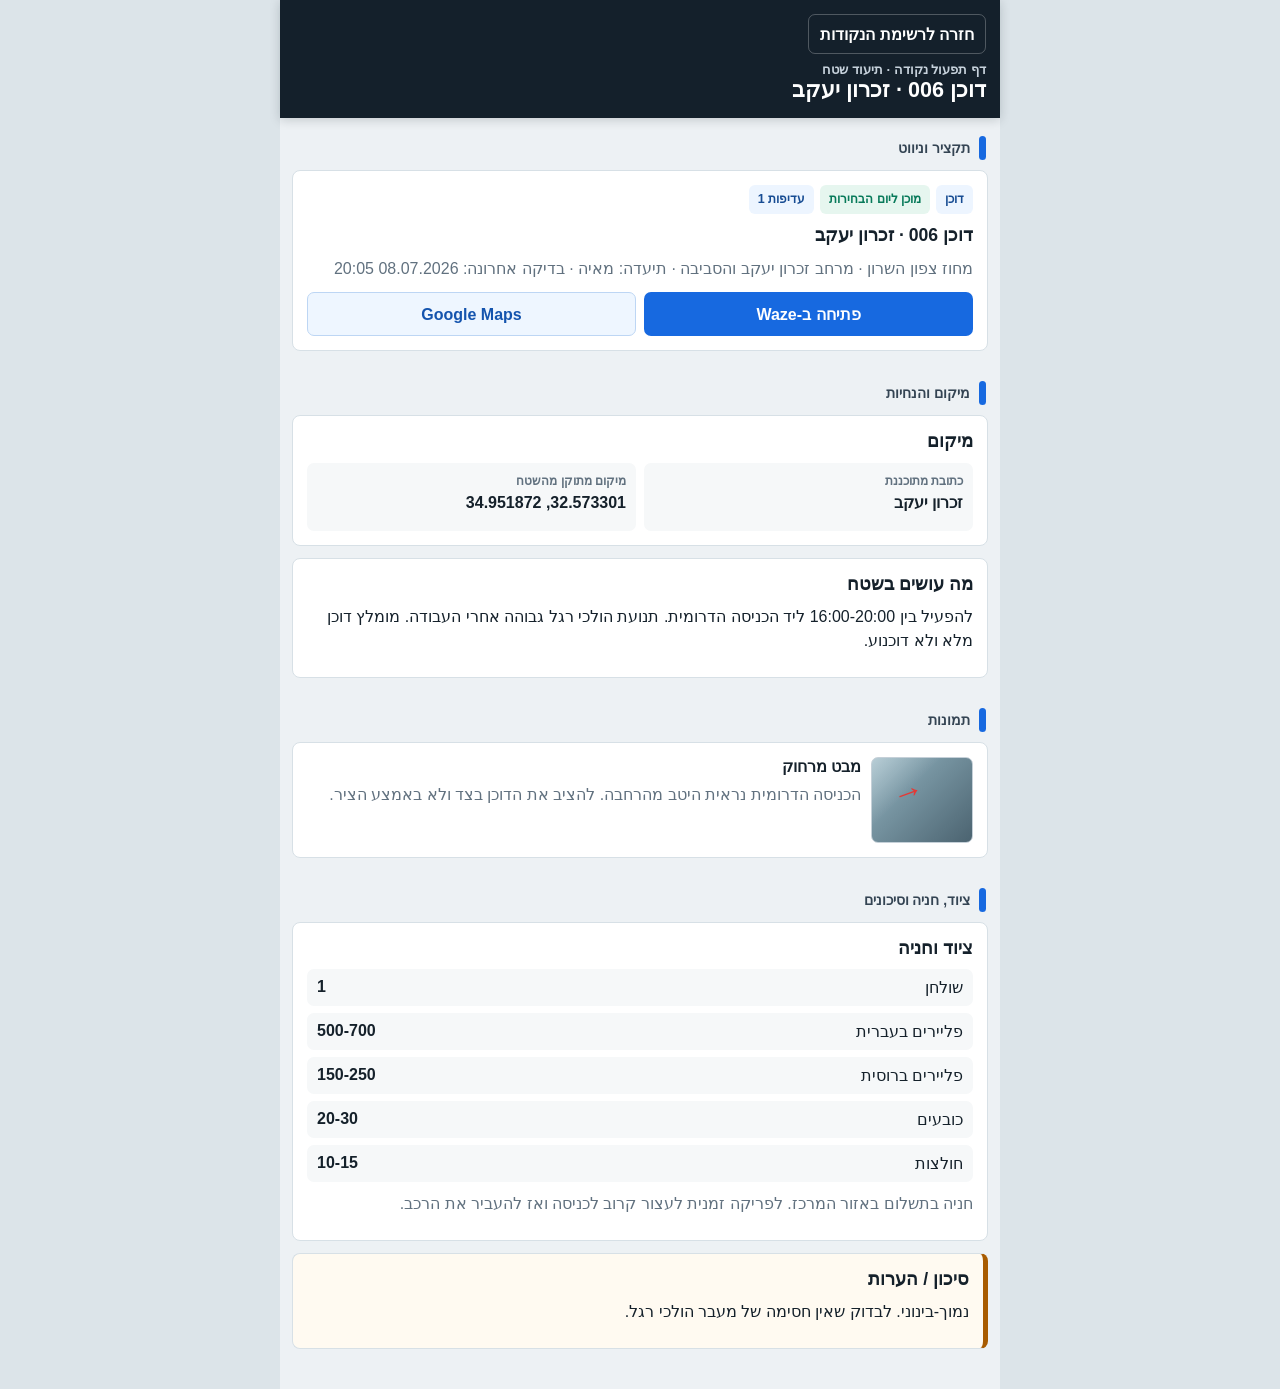
<file: point-output.html>
<!doctype html>
<html lang="he" dir="rtl">
<head>
  <meta charset="utf-8">
  <meta name="viewport" content="width=device-width, initial-scale=1, viewport-fit=cover">
  <title>דף נקודה</title>
  <style>
    :root {
      --ink: #15212b;
      --muted: #61717f;
      --bg: #edf1f4;
      --surface: #ffffff;
      --line: #d7e0e6;
      --blue: #1769e0;
      --green: #087a5a;
      --amber: #a85b00;
      --red: #b42b36;
      --soft-blue: #edf5ff;
      --soft-green: #e6f6ef;
      --soft-amber: #fff4df;
      --soft-red: #fff0f1;
    }

    * { box-sizing: border-box; }

    body {
      margin: 0;
      background: #dce4e9;
      color: var(--ink);
      font-family: Arial, "Noto Sans Hebrew", sans-serif;
    }

    a { -webkit-tap-highlight-color: transparent; }

    .app {
      max-width: 720px;
      min-height: 100vh;
      margin: 0 auto;
      background: var(--bg);
      padding-bottom: 28px;
    }

    .top {
      position: sticky;
      top: 0;
      z-index: 10;
      padding: 14px;
      background: #14202b;
      color: #fff;
      box-shadow: 0 2px 10px rgba(12, 25, 36, .18);
    }

    .back {
      display: inline-grid;
      min-height: 40px;
      place-items: center;
      margin-bottom: 8px;
      padding: 8px 11px;
      border: 1px solid rgba(255,255,255,.25);
      border-radius: 7px;
      color: #fff;
      text-decoration: none;
      font-weight: 900;
    }

    .kicker {
      display: block;
      color: #c7d2dc;
      font-size: .82rem;
      font-weight: 800;
    }

    h1, h2, h3, p { margin-top: 0; }

    h1 {
      margin-bottom: 0;
      font-size: 1.35rem;
      line-height: 1.25;
      letter-spacing: 0;
    }

    .section { padding: 12px 12px 0; }

    .section-label {
      display: flex;
      align-items: center;
      gap: 9px;
      margin: 6px 2px 10px;
      color: #344453;
      font-size: .86rem;
      font-weight: 900;
    }

    .section-label:before {
      content: "";
      width: 7px;
      height: 24px;
      border-radius: 4px;
      background: var(--blue);
    }

    .card {
      margin-bottom: 12px;
      padding: 14px;
      background: var(--surface);
      border: 1px solid var(--line);
      border-radius: 8px;
    }

    .card.alert {
      border-right: 5px solid var(--amber);
      background: #fffaf1;
    }

    .card.danger {
      border-right: 5px solid var(--red);
      background: #fff7f8;
    }

    h2 {
      margin-bottom: 10px;
      font-size: 1.1rem;
      line-height: 1.28;
      letter-spacing: 0;
    }

    h3 {
      margin-bottom: 6px;
      font-size: .98rem;
      line-height: 1.28;
      letter-spacing: 0;
    }

    p {
      margin-bottom: 10px;
      line-height: 1.48;
    }

    .muted { color: var(--muted); }

    .badge-row {
      display: flex;
      flex-wrap: wrap;
      gap: 6px;
      margin-bottom: 10px;
    }

    .badge {
      display: inline-grid;
      place-items: center;
      min-height: 29px;
      padding: 6px 9px;
      border-radius: 6px;
      background: var(--soft-blue);
      color: #174c93;
      font-size: .78rem;
      font-weight: 900;
      line-height: 1.15;
      white-space: nowrap;
    }

    .badge.ready { background: var(--soft-green); color: var(--green); }
    .badge.warn { background: var(--soft-amber); color: var(--amber); }
    .badge.danger { background: var(--soft-red); color: var(--red); }

    .button-grid {
      display: grid;
      grid-template-columns: 1fr 1fr;
      gap: 8px;
      margin-top: 12px;
    }

    .button {
      display: grid;
      min-height: 44px;
      place-items: center;
      padding: 10px 12px;
      border-radius: 7px;
      background: var(--blue);
      color: #fff;
      text-align: center;
      text-decoration: none;
      font-weight: 900;
      line-height: 1.2;
    }

    .button.secondary {
      background: #eef6ff;
      color: #1454ae;
      border: 1px solid #bdd6f4;
    }

    .facts {
      display: grid;
      grid-template-columns: 1fr 1fr;
      gap: 8px;
    }

    .fact {
      min-height: 68px;
      padding: 10px;
      border-radius: 7px;
      background: #f6f8f9;
    }

    .fact small {
      display: block;
      margin-bottom: 4px;
      color: var(--muted);
      font-size: .78rem;
      font-weight: 800;
    }

    .fact strong {
      display: block;
      line-height: 1.35;
    }

    .equipment {
      display: grid;
      gap: 7px;
    }

    .eq-row {
      display: grid;
      grid-template-columns: 1fr auto;
      gap: 8px;
      padding: 9px 10px;
      border-radius: 7px;
      background: #f6f8f9;
    }

    .eq-row strong { white-space: nowrap; }

    .photo-list {
      display: grid;
      gap: 10px;
    }

    .photo {
      display: grid;
      grid-template-columns: 102px 1fr;
      gap: 10px;
      align-items: start;
      padding-bottom: 10px;
      border-bottom: 1px solid #edf1f4;
    }

    .photo:last-child {
      padding-bottom: 0;
      border-bottom: 0;
    }

    .thumb {
      position: relative;
      height: 86px;
      overflow: hidden;
      border-radius: 7px;
      border: 1px solid #c5d0d8;
      background:
        linear-gradient(135deg, rgba(255,255,255,.35), rgba(255,255,255,0) 38%),
        linear-gradient(135deg, #92b3c0, #4b6370);
    }

    .thumb:after {
      content: "→";
      position: absolute;
      left: 20px;
      top: 16px;
      color: #e53935;
      font-size: 2rem;
      font-weight: 900;
      transform: rotate(-20deg);
    }

    ul {
      margin: 0;
      padding: 0 20px 0 0;
      line-height: 1.55;
    }

    li { margin-bottom: 6px; }

    @media (max-width: 460px) {
      .button-grid, .facts { grid-template-columns: 1fr; }
      .photo { grid-template-columns: 88px 1fr; }
      .thumb { height: 78px; }
    }
  </style>
</head>
<body>
  <main class="app">
    <header class="top">
      <a class="back" href="output-mockups.html">חזרה לרשימת הנקודות</a>
      <span class="kicker">דף תפעול נקודה · תיעוד שטח</span>
      <h1 id="page-title">נקודה</h1>
    </header>

    <section class="section">
      <div class="section-label">תקציר וניווט</div>
      <article class="card">
        <div class="badge-row" id="badges"></div>
        <h2 id="point-title"></h2>
        <p class="muted" id="point-meta"></p>
        <div class="button-grid">
          <a class="button" id="waze-link" target="_blank" rel="noopener">פתיחה ב-Waze</a>
          <a class="button secondary" id="maps-link" target="_blank" rel="noopener">Google Maps</a>
        </div>
      </article>
    </section>

    <section class="section">
      <div class="section-label">מיקום והנחיות</div>
      <article class="card" id="location-card"></article>
      <article class="card" id="instructions-card"></article>
    </section>

    <section class="section">
      <div class="section-label">תמונות</div>
      <article class="card">
        <div class="photo-list" id="photos"></div>
      </article>
    </section>

    <section class="section">
      <div class="section-label">ציוד, חניה וסיכונים</div>
      <article class="card" id="equipment-card"></article>
      <article class="card alert" id="risk-card"></article>
      <article class="card danger" id="missing-card"></article>
    </section>
  </main>

  <script>
    const points = {
      booth: {
        title: "דוכן 006 · זכרון יעקב",
        type: "דוכן",
        status: "מוכן ליום הבחירות",
        statusClass: "ready",
        priority: "עדיפות 1",
        meta: "מחוז צפון השרון · מרחב זכרון יעקב והסביבה · תיעדה: מאיה · בדיקה אחרונה: 08.07.2026 20:05",
        query: "זכרון יעקב",
        location: [["כתובת מתוכננת", "זכרון יעקב"], ["מיקום מתוקן מהשטח", "32.573301, 34.951872"]],
        instructions: "להפעיל בין 16:00-20:00 ליד הכניסה הדרומית. תנועת הולכי רגל גבוהה אחרי העבודה. מומלץ דוכן מלא ולא דוכנוע.",
        photos: [["מבט מרחוק", "הכניסה הדרומית נראית היטב מהרחבה. להציב את הדוכן בצד ולא באמצע הציר."]],
        equipment: [["שולחן", "1"], ["פליירים בעברית", "500-700"], ["פליירים ברוסית", "150-250"], ["כובעים", "20-30"], ["חולצות", "10-15"]],
        parking: "חניה בתשלום באזור המרכז. לפריקה זמנית לעצור קרוב לכניסה ואז להעביר את הרכב.",
        risk: "נמוך-בינוני. לבדוק שאין חסימה של מעבר הולכי רגל.",
        missing: []
      },
      polling: {
        title: "קלפי / אשכול 014 · פרדס חנה כרכור",
        type: "קלפי / אשכול",
        status: "מוכן ליום הבחירות",
        statusClass: "ready",
        priority: "עדיפות 1",
        meta: "מחוז צפון השרון · מרחב פרדס חנה והסביבה · תיעדה: שירה · בדיקה אחרונה: 10.07.2026 14:35",
        query: "פרדס חנה כרכור",
        location: [["כתובת מתוכננת", "פרדס חנה כרכור"], ["מיקום מתוקן מהשטח", "32.478623, 34.974201"]],
        instructions: "להקים את הדוכן מימין לשער הכניסה הראשית, על המדרכה הרחבה. להשאיר מעבר חופשי להולכי רגל.",
        photos: [["כניסה לאשכול", "הכניסה הראשית ברורה מהרחוב. החץ מסמן את הצד שבו כדאי להציב את הדוכן."], ["מיקום צפוי לדוכן", "מדרכה רחבה, מוצלת חלקית, בלי חסימת מעבר."]],
        equipment: [["שולחן", "1"], ["דגלי המפלגה", "2-3"], ["פליירים", "300-500"], ["כובעים", "10-15"], ["חולצות", "4-6"]],
        parking: "חניה חופשית ברחובות הסמוכים. פריקה קצרה אפשרית מול השער.",
        risk: "נמוך. נקודה מוכרת וברורה.",
        missing: []
      },
      signage: {
        title: "שילוט 008 · חדרה",
        type: "שילוט",
        status: "מוכן ליום הבחירות",
        statusClass: "ready",
        priority: "עדיפות 2",
        meta: "מחוז צפון השרון · מרחב חדרה / חריש מנשה · תיעד: דניאל · בדיקה אחרונה: 09.07.2026 18:10",
        query: "חדרה",
        location: [["מיקום מתוקן מהשטח", "32.436431, 34.919724"], ["גודל שלט מקסימלי", "רוחב 2.4 מ' · גובה 1.1 מ'"]],
        instructions: "לתלות שלט גדול על הגדר המערבית, בגובה עיניים לרכבים. נדרשים שני אנשים לפחות. אין צורך בסולם.",
        photos: [["מבט מרחוק", "נראות גבוהה לרכבים בצומת. הצילום מסמן מאיזה כיוון השלט נראה הכי טוב."], ["מקום תלייה מקרוב", "הגדר מתאימה לאזיקונים. אין נקודות חדות שעלולות לקרוע את השלט."]],
        equipment: [["שלט גדול", "1-2"], ["שלט קטן", "0-1"], ["אזיקונים", "כן"], ["חבל", "לא"], ["אנשים", "2 לפחות"]],
        parking: "אפשר לעצור לפריקה קצרה ברחוב הצדדי. חניה חופשית במרחק 2-3 דקות הליכה.",
        risk: "בינוני. ייתכן שמפלגות אחרות ישתמשו באותה גדר. מומלץ לתלות מוקדם ולבדוק שוב בצהריים.",
        missing: []
      },
      "needs-check": {
        title: "שילוט 012 · בנימינה גבעת עדה",
        type: "שילוט",
        status: "חסר מידע",
        statusClass: "warn",
        priority: "עדיפות 2",
        meta: "מחוז צפון השרון · מרחב בנימינה והסביבה · לא מוכן לשימוש צוותי שטח",
        query: "בנימינה גבעת עדה",
        location: [["כתובת מתוכננת", "בנימינה גבעת עדה"], ["מיקום מתוקן מהשטח", "חסר"]],
        instructions: "לא לפתוח לצוותי שטח עד השלמה. נדרשת בדיקה חוזרת לפני יום הבחירות.",
        photos: [["מבט מרחוק", "קיים צילום כללי בלבד. חסר צילום מקרוב של מקום התלייה."]],
        equipment: [["שלט גדול", "1"], ["אזיקונים", "כן"], ["חבל", "לא ידוע"]],
        parking: "חסר מידע על פריקה זמנית וחניה קרובה.",
        risk: "לא ידוע. חסרה בדיקת מקום.",
        missing: ["מדידת גובה מקסימלי לשלט.", "תמונה מקרוב של מקום התלייה.", "בדיקת חניה לפריקה זמנית."]
      }
    };

    const params = new URLSearchParams(window.location.search);
    const point = points[params.get("point")] || points.booth;
    const encodedQuery = encodeURIComponent(point.query);

    document.title = point.title;
    document.getElementById("page-title").textContent = point.title;
    document.getElementById("point-title").textContent = point.title;
    document.getElementById("point-meta").textContent = point.meta;
    document.getElementById("waze-link").href = `https://www.waze.com/ul?q=${encodedQuery}&navigate=yes`;
    document.getElementById("maps-link").href = `https://www.google.com/maps/search/?api=1&query=${encodedQuery}`;
    document.getElementById("badges").innerHTML = [
      `<span class="badge">${point.type}</span>`,
      `<span class="badge ${point.statusClass}">${point.status}</span>`,
      `<span class="badge">${point.priority}</span>`
    ].join("");

    document.getElementById("location-card").innerHTML = `<h2>מיקום</h2><div class="facts">${point.location.map(([label, value]) => `<div class="fact"><small>${label}</small><strong>${value}</strong></div>`).join("")}</div>`;
    document.getElementById("instructions-card").innerHTML = `<h2>מה עושים בשטח</h2><p>${point.instructions}</p>`;
    document.getElementById("photos").innerHTML = point.photos.map(([title, text]) => `<div class="photo"><div class="thumb"></div><div><h3>${title}</h3><p class="muted">${text}</p></div></div>`).join("");
    document.getElementById("equipment-card").innerHTML = `<h2>ציוד וחניה</h2><div class="equipment">${point.equipment.map(([label, value]) => `<div class="eq-row"><span>${label}</span><strong>${value}</strong></div>`).join("")}</div><p class="muted" style="margin-top:10px">${point.parking}</p>`;
    document.getElementById("risk-card").innerHTML = `<h2>סיכון / הערות</h2><p>${point.risk}</p>`;

    const missingCard = document.getElementById("missing-card");
    if (point.missing.length) {
      missingCard.innerHTML = `<h2>מה חסר</h2><ul>${point.missing.map((item) => `<li>${item}</li>`).join("")}</ul>`;
    } else {
      missingCard.remove();
    }
  </script>
</body>
</html>
</file>
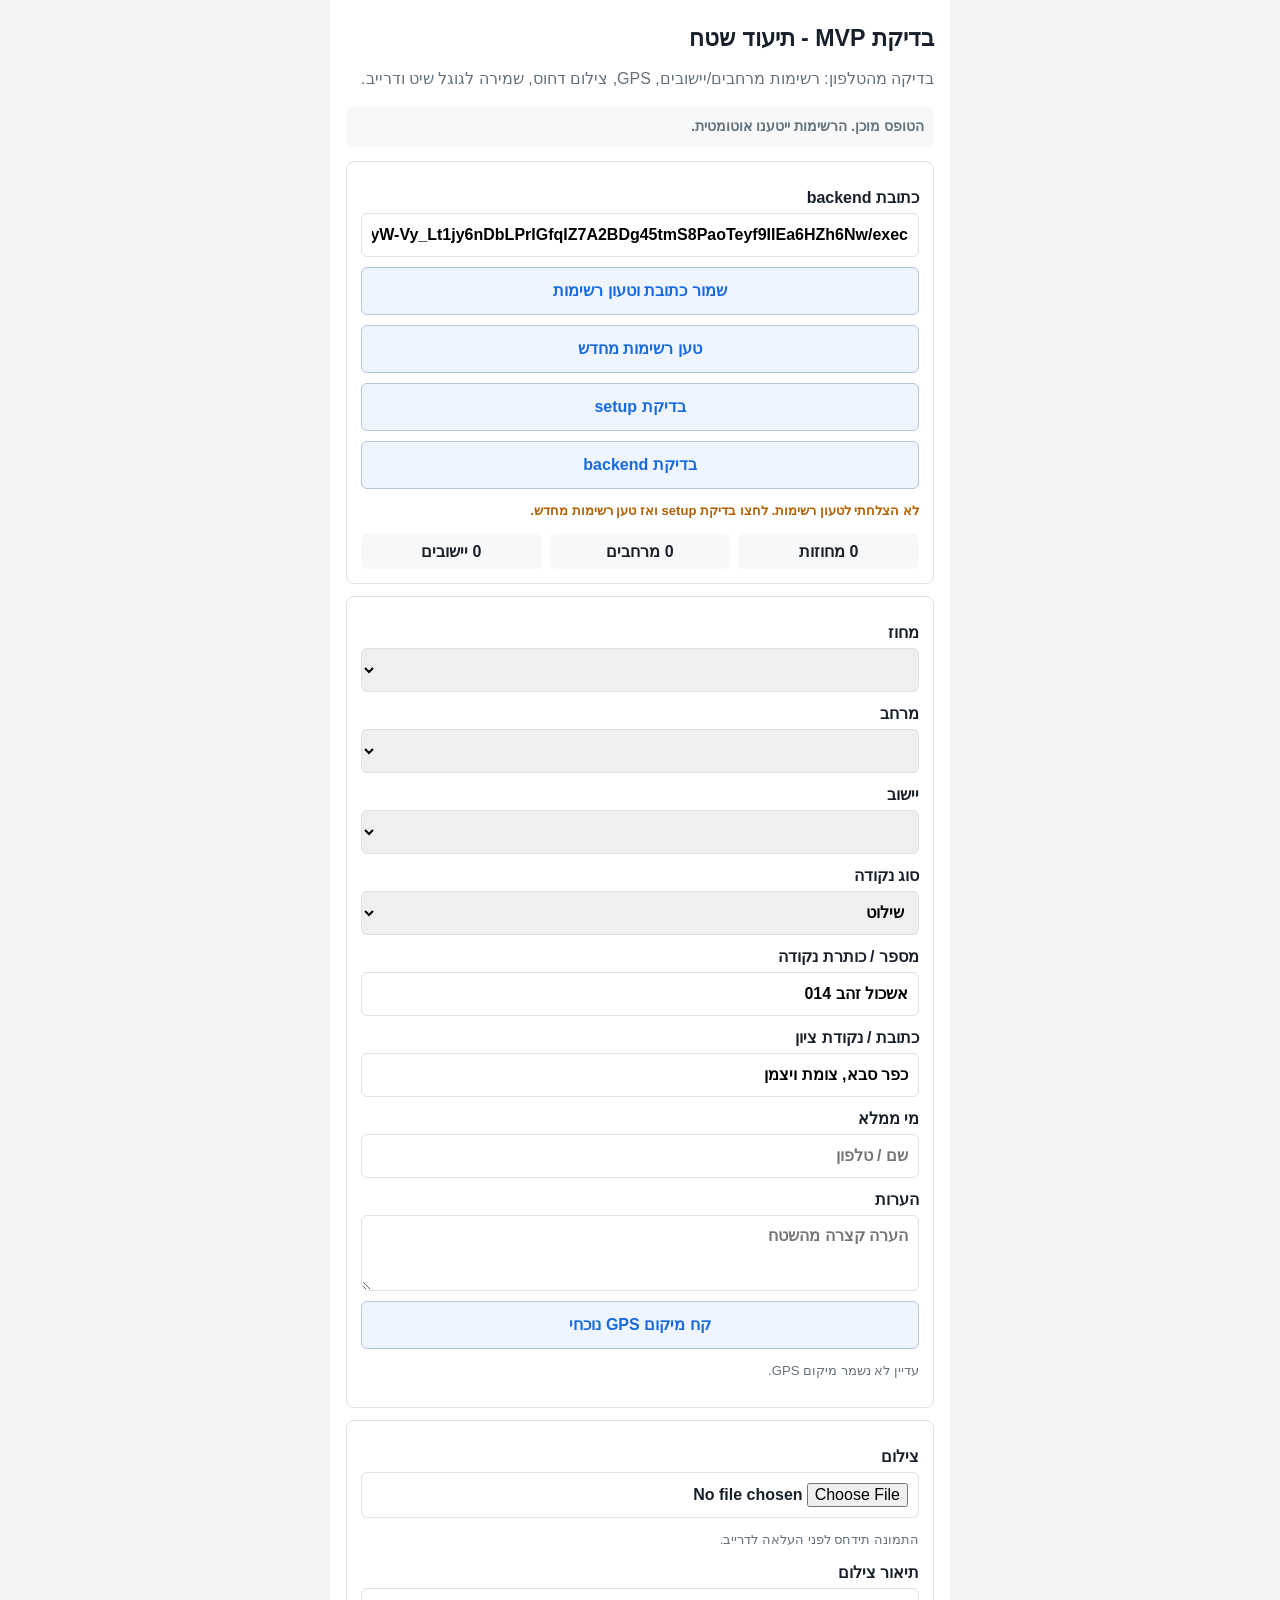
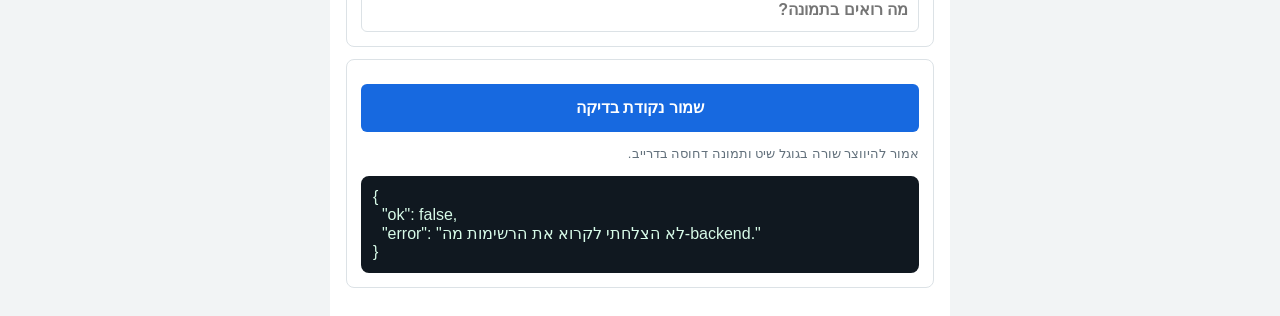
<file: infra/feasibility-client.html>
<!doctype html>
<html lang="he" dir="rtl">
<head>
  <meta charset="utf-8">
  <meta name="viewport" content="width=device-width, initial-scale=1, viewport-fit=cover">
  <title>בדיקת MVP - תיעוד שטח</title>
  <style>
    :root{--ink:#17202a;--muted:#63717c;--line:#dce2e6;--blue:#1769e0;--teal:#087f73;--bg:#f2f4f5;--warn:#b45f00}
    *{box-sizing:border-box}body{margin:0;background:var(--bg);color:var(--ink);font-family:Arial,sans-serif}.app{max-width:620px;margin:auto;min-height:100vh;background:#fff;padding:16px}h1{font-size:1.45rem;margin:8px 0 4px}p{color:var(--muted);line-height:1.4}.card{padding:14px;margin:12px 0;border:1px solid var(--line);border-radius:8px;background:#fff}label{display:grid;gap:6px;margin-top:12px;font-weight:700}input,select,textarea,button{font:inherit}input,select,textarea{width:100%;min-height:44px;padding:10px;border:1px solid var(--line);border-radius:6px}button{width:100%;min-height:48px;margin-top:10px;border:0;border-radius:6px;background:var(--blue);color:#fff;font-weight:700}.secondary{background:#eef5ff;color:var(--blue);border:1px solid #b5c7d9}.ok{color:var(--teal);font-weight:700}.warn{color:var(--warn);font-weight:700}.preview{width:100%;max-height:260px;object-fit:cover;border-radius:6px;margin-top:8px;background:#edf1f3}.result{white-space:pre-wrap;direction:ltr;text-align:left;background:#101820;color:#d7fbe8;padding:12px;border-radius:8px;overflow:auto}.small{font-size:.82rem}.status{padding:10px;border-radius:6px;background:#f6f8f9;color:var(--muted);font-size:.9rem}.counts{display:grid;grid-template-columns:repeat(3,1fr);gap:8px;margin-top:10px}.counts span{padding:8px;border-radius:6px;background:#f6f8f9;text-align:center;font-weight:700}
  </style>
</head>
<body>
  <main class="app">
    <h1>בדיקת MVP - תיעוד שטח</h1>
    <p>בדיקה מהטלפון: רשימות מרחבים/יישובים, GPS, צילום דחוס, שמירה לגוגל שיט ודרייב.</p>
    <p id="startupStatus" class="status">טוען...</p>

    <section class="card">
      <label>כתובת backend
        <input id="backendUrl" placeholder="https://script.google.com/macros/s/.../exec">
      </label>
      <button id="saveConfig" class="secondary" type="button">שמור כתובת וטעון רשימות</button>
      <button id="reloadHierarchy" class="secondary" type="button">טען רשימות מחדש</button>
      <button id="setupWorkspace" class="secondary" type="button">בדיקת setup</button>
      <button id="healthCheck" class="secondary" type="button">בדיקת backend</button>
      <p id="configStatus" class="small">עדיין לא נטענו רשימות.</p>
      <div class="counts" aria-label="ספירת רשימות">
        <span id="districtCount">0 מחוזות</span>
        <span id="merhavCount">0 מרחבים</span>
        <span id="settlementCount">0 יישובים</span>
      </div>
    </section>

    <section class="card">
      <label>מחוז
        <select id="districtSelect"></select>
      </label>
      <label>מרחב
        <select id="merhavSelect"></select>
      </label>
      <label>יישוב
        <select id="settlementSelect"></select>
      </label>
      <label>סוג נקודה
        <select id="pointType">
          <option value="signage">שילוט</option>
          <option value="booth">דוכן</option>
          <option value="cluster">אשכול / קלפי</option>
        </select>
      </label>
      <label>מספר / כותרת נקודה <input id="pointNumber" value="אשכול זהב 014"></label>
      <label>כתובת / נקודת ציון <input id="plannedAddress" value="כפר סבא, צומת ויצמן"></label>
      <label>מי ממלא <input id="documentedBy" placeholder="שם / טלפון"></label>
      <label>הערות <textarea id="notes" rows="3" placeholder="הערה קצרה מהשטח"></textarea></label>
      <button id="captureLocation" type="button" class="secondary">קח מיקום GPS נוכחי</button>
      <p id="locationStatus" class="small">עדיין לא נשמר מיקום GPS.</p>
    </section>

    <section class="card">
      <label>צילום
        <input id="photoInput" type="file" accept="image/*" capture="environment">
      </label>
      <img id="preview" class="preview" alt="" hidden>
      <p id="photoStatus" class="small">התמונה תידחס לפני העלאה לדרייב.</p>
      <label>תיאור צילום <input id="caption" placeholder="מה רואים בתמונה?"></label>
    </section>

    <section class="card">
      <button id="submitTest" type="button">שמור נקודת בדיקה</button>
      <p class="small">אמור להיווצר שורה בגוגל שיט ותמונה דחוסה בדרייב.</p>
      <div id="result" class="result" hidden></div>
    </section>
  </main>

  <script>
    const DEFAULT_BACKEND_URL = "https://script.google.com/macros/s/AKfycbyKGdThaFdAWX-yW-Vy_Lt1jy6nDbLPrIGfqIZ7A2BDg45tmS8PaoTeyf9IIEa6HZh6Nw/exec";
    const state = { photo: null, location: null, hierarchy: null };
    let backendInput;

    window.addEventListener("error", (event) => {
      showResult({ ok: false, error: event.message || "Page script error" });
    });

    document.addEventListener("DOMContentLoaded", () => {
      backendInput = document.getElementById("backendUrl");
      backendInput.value = localStorage.getItem("fieldDocBackendUrl") || DEFAULT_BACKEND_URL;
      bind("saveConfig", saveConfig);
      bind("healthCheck", checkBackend);
      bind("setupWorkspace", setupWorkspace);
      bind("reloadHierarchy", loadHierarchy);
      bind("captureLocation", captureLocation);
      bind("submitTest", submitTest);
      bindPhotoInput();
      document.getElementById("districtSelect").addEventListener("change", renderHierarchy);
      document.getElementById("merhavSelect").addEventListener("change", renderHierarchy);
      if (backendInput.value.trim()) {
        loadHierarchy();
      }
      setStartup("הטופס מוכן. הרשימות ייטענו אוטומטית.", true);
    });

    function bind(id, handler) {
      const element = document.getElementById(id);
      if (!element) throw new Error(`Missing button: ${id}`);
      element.addEventListener("click", handler);
    }

    function setStartup(message, ok) {
      const status = document.getElementById("startupStatus");
      status.textContent = message;
      status.className = ok ? "status ok" : "status warn";
    }

    function saveConfig() {
      const url = backendInput.value.trim();
      const status = document.getElementById("configStatus");
      if (!url) {
        status.textContent = "הדביקו קודם כתובת backend.";
        status.className = "small warn";
        showResult({ ok: false, error: "חסרה כתובת backend." });
        return;
      }
      try {
        localStorage.setItem("fieldDocBackendUrl", url);
        status.textContent = "הכתובת נשמרה. טוען רשימות...";
      } catch (error) {
        status.textContent = "הכתובת התקבלה להפעלה הנוכחית.";
      }
      status.className = "small ok";
      showResult({ ok: true, message: "כתובת backend נשמרה. טוען רשימות...", savedUrlStart: url.slice(0, 45) });
      loadHierarchy();
    }

    function checkBackend() {
      const url = getBackendUrl();
      if (!url) return;
      const healthUrl = `${url}?action=health`;
      document.getElementById("configStatus").textContent = "נפתח חלון בדיקת backend. חזרו לכאן אחרי שמופיע ok:true.";
      showResult({ ok: true, message: "פותח בדיקת backend בחלון חדש.", healthUrl });
      window.open(healthUrl, "_blank", "noopener");
    }

    function setupWorkspace() {
      const url = getBackendUrl();
      if (!url) return;
      const setupUrl = `${url}?action=setup`;
      document.getElementById("configStatus").textContent = "נפתח חלון setup. אחרי שמופיע ok:true, חזרו ולחצו טען רשימות מחדש.";
      showResult({ ok: true, message: "פותח setup בחלון חדש.", setupUrl });
      window.open(setupUrl, "_blank", "noopener");
    }

    async function loadHierarchy() {
      const url = getBackendUrl();
      if (!url) return;
      const status = document.getElementById("configStatus");
      status.textContent = "טוען מחוזות, מרחבים ויישובים...";
      status.className = "small";
      const data = await getJsonp(url, "hierarchy");
      if (!data.ok) {
        status.textContent = "לא הצלחתי לטעון רשימות. לחצו בדיקת setup ואז טען רשימות מחדש.";
        status.className = "small warn";
        showResult(data);
        return;
      }
      state.hierarchy = data;
      renderHierarchy();
      const districtCount = (data.districts || []).length;
      const merhavCount = (data.merhavim || []).length;
      const settlementCount = (data.settlements || []).length;
      document.getElementById("districtCount").textContent = `${districtCount} מחוזות`;
      document.getElementById("merhavCount").textContent = `${merhavCount} מרחבים`;
      document.getElementById("settlementCount").textContent = `${settlementCount} יישובים`;
      status.textContent = `נטענו ${districtCount} מחוזות, ${merhavCount} מרחבים, ${settlementCount} יישובים.`;
      status.className = merhavCount && settlementCount ? "small ok" : "small warn";
      if (!merhavCount || !settlementCount) {
        showResult({ ok: false, error: "הרשימות נטענו אבל הן ריקות. בדקו setup/synchierarchy.", data });
      }
    }

    function renderHierarchy() {
      const data = state.hierarchy || {};
      const districts = data.districts || [];
      const merhavim = data.merhavim || [];
      const settlements = data.settlements || [];
      const districtSelect = document.getElementById("districtSelect");
      const merhavSelect = document.getElementById("merhavSelect");
      const settlementSelect = document.getElementById("settlementSelect");
      const currentDistrict = districtSelect.value;
      const currentMerhav = merhavSelect.value;
      const currentSettlement = settlementSelect.value;

      fillSelect(districtSelect, districts.map((item) => ({
        value: item.districtId,
        label: item.districtName
      })), "לא נטענו מחוזות");

      if (currentDistrict && districts.some((item) => item.districtId === currentDistrict)) {
        districtSelect.value = currentDistrict;
      }

      const selectedDistrict = districtSelect.value;
      const filteredMerhavim = merhavim.filter((item) => !selectedDistrict || item.districtId === selectedDistrict);
      fillSelect(merhavSelect, filteredMerhavim.map((item) => ({
        value: item.merhavId,
        label: item.merhavName
      })), "לא נטענו מרחבים");
      if (currentMerhav && filteredMerhavim.some((item) => item.merhavId === currentMerhav)) {
        merhavSelect.value = currentMerhav;
      }

      const selectedMerhav = merhavSelect.value;
      const filteredSettlements = settlements.filter((item) => !selectedMerhav || item.merhavId === selectedMerhav);
      fillSelect(settlementSelect, filteredSettlements.map((item) => ({
        value: item.settlementId,
        label: item.settlementName
      })), "לא נטענו יישובים");
      if (currentSettlement && filteredSettlements.some((item) => item.settlementId === currentSettlement)) {
        settlementSelect.value = currentSettlement;
      }
    }

    function fillSelect(select, options, emptyLabel) {
      const previous = select.value;
      select.innerHTML = "";
      if (!options.length) {
        const option = document.createElement("option");
        option.value = "";
        option.textContent = emptyLabel;
        select.appendChild(option);
        select.value = "";
        return;
      }
      options.forEach((item) => {
        const option = document.createElement("option");
        option.value = item.value;
        option.textContent = item.label;
        select.appendChild(option);
      });
      select.value = options.some((item) => item.value === previous) ? previous : options[0].value;
    }

    function captureLocation() {
      const status = document.getElementById("locationStatus");
      if (!navigator.geolocation) {
        status.textContent = "GPS לא זמין בדפדפן הזה.";
        status.className = "small warn";
        return;
      }
      status.textContent = "לוקח מיקום GPS...";
      navigator.geolocation.getCurrentPosition((position) => {
        state.location = {
          lat: Number(position.coords.latitude.toFixed(6)),
          lng: Number(position.coords.longitude.toFixed(6)),
          accuracy: Math.round(position.coords.accuracy)
        };
        status.textContent = `נשמר: ${state.location.lat}, ${state.location.lng} (דיוק ${state.location.accuracy} מ')`;
        status.className = "small ok";
      }, (error) => {
        status.textContent = `לא הצליח לקחת GPS: ${error.message || "בעיית הרשאה/מיקום"}`;
        status.className = "small warn";
      }, { enableHighAccuracy: true, timeout: 10000, maximumAge: 0 });
    }

    function bindPhotoInput() {
      document.getElementById("photoInput").addEventListener("change", async (event) => {
        const file = event.target.files && event.target.files[0];
        if (!file) return;
        try {
          document.getElementById("photoStatus").textContent = "דוחס תמונה...";
          state.photo = await compressImage(file, 1600, 0.76);
          const preview = document.getElementById("preview");
          preview.src = state.photo.dataUrl;
          preview.hidden = false;
          document.getElementById("photoStatus").textContent =
            `נדחס ל-${Math.round(state.photo.bytes / 1024)} KB, ${state.photo.width}x${state.photo.height}.`;
        } catch (error) {
          document.getElementById("photoStatus").textContent = `צילום נכשל: ${error.message || error}`;
          document.getElementById("photoStatus").className = "small warn";
        }
      });
    }

    async function submitTest() {
      const url = getBackendUrl();
      if (!url) return;
      const districtSelect = document.getElementById("districtSelect");
      const merhavSelect = document.getElementById("merhavSelect");
      const settlementSelect = document.getElementById("settlementSelect");
      const hierarchy = state.hierarchy || {};
      const district = (hierarchy.districts || []).find((item) => item.districtId === districtSelect.value) || {};
      const merhav = (hierarchy.merhavim || []).find((item) => item.merhavId === merhavSelect.value) || {};
      const settlement = (hierarchy.settlements || []).find((item) => item.settlementId === settlementSelect.value) || {};
      const payload = {
        action: "submitFeasibility",
        pointId: `POINT-${Date.now()}`,
        districtId: district.districtId || "",
        districtName: district.districtName || "",
        merhavId: merhav.merhavId || "",
        merhavName: merhav.merhavName || "",
        settlementId: settlement.settlementId || "",
        settlementName: settlement.settlementName || "",
        type: document.getElementById("pointType").value,
        number: document.getElementById("pointNumber").value || "בדיקה 001",
        town: settlement.settlementName || "",
        plannedAddress: document.getElementById("plannedAddress").value,
        correctedLocation: state.location,
        documentedBy: document.getElementById("documentedBy").value,
        notes: document.getElementById("notes").value,
        photos: state.photo ? [{
          itemKey: "feasibility",
          caption: document.getElementById("caption").value,
          fileName: state.photo.fileName,
          mimeType: "image/jpeg",
          base64: state.photo.base64,
          width: state.photo.width,
          height: state.photo.height
        }] : []
      };
      showResult({ ok: true, message: "שומר נקודה..." });
      const data = await postJson(url, payload);
      if (data && data.ok) {
        showResult(data);
        return;
      }
      showResult({
        ok: false,
        message: "שמירה רגילה נחסמה בדפדפן. פותח שמירה ישירה בחלון חדש.",
        originalError: data && data.error
      });
      submitWithForm(url, payload);
    }

    function getBackendUrl() {
      const url = backendInput.value.trim();
      if (!url) {
        showResult({ ok: false, error: "חסרה כתובת backend." });
        return "";
      }
      try {
        localStorage.setItem("fieldDocBackendUrl", url);
      } catch (error) {
        // The URL still works for this session even if browser storage is blocked.
      }
      return url;
    }

    async function getJson(url) {
      try {
        const response = await fetch(url);
        return await parseResponse(response);
      } catch (error) {
        return { ok: false, error: String(error) };
      }
    }

    function getJsonp(baseUrl, action) {
      return new Promise((resolve) => {
        const callbackName = `fieldDocJsonp_${Date.now()}_${Math.round(Math.random() * 100000)}`;
        const separator = baseUrl.includes("?") ? "&" : "?";
        const script = document.createElement("script");
        const timeout = window.setTimeout(() => {
          cleanup();
          resolve({ ok: false, error: "טעינת הרשימות נתקעה. נסו לרענן את העמוד." });
        }, 15000);

        window[callbackName] = (data) => {
          cleanup();
          resolve(data);
        };

        script.onerror = () => {
          cleanup();
          resolve({ ok: false, error: "לא הצלחתי לקרוא את הרשימות מה-backend." });
        };

        function cleanup() {
          window.clearTimeout(timeout);
          delete window[callbackName];
          script.remove();
        }

        script.src = `${baseUrl}${separator}action=${encodeURIComponent(action)}&callback=${encodeURIComponent(callbackName)}`;
        document.head.appendChild(script);
      });
    }

    async function postJson(url, payload) {
      try {
        const response = await fetch(url, {
          method: "POST",
          body: JSON.stringify(payload),
          headers: { "Content-Type": "text/plain;charset=utf-8" }
        });
        return await parseResponse(response);
      } catch (error) {
        return { ok: false, error: String(error) };
      }
    }

    function submitWithForm(url, payload) {
      const form = document.createElement("form");
      form.method = "POST";
      form.action = url;
      form.target = "_blank";
      form.style.display = "none";

      const payloadInput = document.createElement("textarea");
      payloadInput.name = "payload";
      payloadInput.value = JSON.stringify(payload);
      form.appendChild(payloadInput);

      document.body.appendChild(form);
      form.submit();
      window.setTimeout(() => form.remove(), 1000);
    }

    async function parseResponse(response) {
      const text = await response.text();
      try {
        return JSON.parse(text);
      } catch (error) {
        return { ok: false, status: response.status, error: "Response was not JSON.", bodyStart: text.slice(0, 500) };
      }
    }

    async function compressImage(file, maxWidth, quality) {
      const bitmap = await createImageBitmap(file);
      const scale = Math.min(1, maxWidth / bitmap.width);
      const width = Math.round(bitmap.width * scale);
      const height = Math.round(bitmap.height * scale);
      const canvas = document.createElement("canvas");
      canvas.width = width;
      canvas.height = height;
      canvas.getContext("2d").drawImage(bitmap, 0, 0, width, height);
      const blob = await new Promise((resolve) => canvas.toBlob(resolve, "image/jpeg", quality));
      const dataUrl = await blobToDataUrl(blob);
      return {
        dataUrl,
        base64: dataUrl.split(",")[1],
        bytes: blob.size,
        width,
        height,
        fileName: file.name.replace(/\.[^.]+$/, "") + "-compressed.jpg"
      };
    }

    function blobToDataUrl(blob) {
      return new Promise((resolve) => {
        const reader = new FileReader();
        reader.onload = () => resolve(reader.result);
        reader.readAsDataURL(blob);
      });
    }

    function showResult(data) {
      const result = document.getElementById("result");
      result.hidden = false;
      result.textContent = JSON.stringify(data, null, 2);
    }
  </script>
</body>
</html>
</file>
<file: styles.css>
:root{
  --ink:#17202a;--muted:#65727c;--line:#dbe2e8;--bg:#eef2f4;--paper:#fff;
  --blue:#1769e0;--teal:#087f73;--orange:#d86b16;--red:#b52b2b;--soft:#f7f9fb;
}
*{box-sizing:border-box}
body{margin:0;background:#e8ecef;color:var(--ink);font-family:Arial,"Noto Sans Hebrew",sans-serif}
button,input,select,textarea{font:inherit}
button{cursor:pointer}
.app-shell{max-width:620px;min-height:100vh;margin:auto;background:var(--bg);padding-bottom:78px}
.topbar{height:68px;padding:max(12px,env(safe-area-inset-top)) 16px 10px;background:var(--ink);color:#fff;display:flex;align-items:center;justify-content:space-between}
.brand{display:flex;align-items:center;gap:10px}
.brand-mark{display:grid;place-items:center;width:36px;height:36px;border-radius:6px;background:#f5c84c;color:var(--ink);font-weight:800;font-size:1.25rem}
.brand div{display:grid}
.brand small{color:#b8c0c7;margin-top:2px}
.avatar{min-width:58px;height:38px;padding:0 10px;border-radius:6px;border:1px solid #53606b;background:#2b3741;color:#fff;font-weight:700}
.avatar[hidden]{display:none}
.screen{display:none;padding:18px 14px 28px}
.screen.active{display:block}
.hero-panel,.panel,.assignment-summary,.mission-progress,.mission-step,.review-dialog,.success-info,.location-card,.review-note{background:var(--paper);border:1px solid var(--line);border-radius:8px;box-shadow:0 2px 8px rgba(23,32,42,.04)}
.hero-panel{padding:16px;margin-bottom:12px}
.hero-panel p,.welcome p,.section-head p,.assignment-summary p,.step-title p{color:var(--muted);line-height:1.45}
.hero-panel h1,.welcome h1,.assignment-summary h1,.new-point-intro h1{margin:0}
.panel{padding:14px;margin-bottom:12px}
.search-panel{display:grid;gap:8px}
.search-panel label{margin-top:0}
.search-panel small{color:var(--muted);font-weight:700}
.build-stamp{margin-bottom:12px;padding:9px 11px;border-radius:6px;background:#f2f6fa;border:1px solid #d7e0e8;color:#4f5d68;font-size:.78rem;line-height:1.35}
.build-stamp[data-mode="ok"]{background:#f0faf7;border-color:#b9d8ce;color:var(--teal);font-weight:700}
.build-stamp[data-mode="fallback"]{background:#fff7ed;border-color:#f1d5b4;color:#9a520b;font-weight:700}
.welcome{margin-bottom:14px}
.welcome p{margin:0 0 6px}
.section-head,.card-top,.my-point,.point-card,.my-point-top,.meta-row,.my-point-bottom,.subheader,.nav-actions,.location-actions,.big-actions,.bottom-actions,.decision-actions,.summary-pill-row{display:flex;gap:10px}
.section-head,.card-top,.my-point-top,.my-point-bottom,.subheader{align-items:center;justify-content:space-between}
.section-head h2{margin:0 0 3px;font-size:1.08rem}
.section-head p{margin:0;font-size:.84rem}
.ghost-btn,.point-open,.take-button,.primary-btn,.submit-review,.save-draft,.complete-step,.release,.back,.location-actions button{min-height:42px;border-radius:6px;font-weight:700}
.primary,.ghost,.complete-step,.location-actions button{display:flex;align-items:center;justify-content:center;min-width:0;padding:0 12px}
.ghost-btn,.back,.save-draft{border:1px solid var(--line);background:#fff;color:var(--ink)}
.primary-btn,.submit-review,.point-open{border:0;background:var(--blue);color:#fff}
.point-list{display:grid;gap:12px}
.empty-state{padding:14px;border:1px dashed #b9c6d1;border-radius:8px;background:#f8fafb;color:var(--muted);text-align:center;font-weight:700}
.my-point,.point-card{padding:15px;border:1px solid var(--line);border-radius:8px;background:#fff;display:grid;gap:8px}
.my-point{border-right:4px solid var(--blue)}
.point-card.correction{border-right:4px solid var(--orange)}
.point-kind{display:inline-flex;width:max-content;padding:4px 8px;border-radius:4px;font-size:.75rem;font-weight:700}
.point-kind.cluster{background:#fff0cc;color:#774d00}
.point-kind.signage{background:#e6effd;color:#174c93}
.point-kind.booth{background:#e3f4ed;color:#126549}
.badge,.status{font-size:.76rem;font-weight:700;color:var(--muted)}
.badge.warning,.correction-status{color:#a44d07}
.mini-progress{height:6px;border-radius:4px;background:#e8edf1;overflow:hidden}
.mini-progress i{display:block;height:100%;background:var(--teal)}
.meta-row{justify-content:space-between;color:var(--muted);font-size:.78rem}
.point-open,.take-button{width:100%}
.take-button{border:0;background:var(--blue);color:#fff}
.add-field-point{display:grid;grid-template-columns:44px 1fr auto;align-items:center;gap:10px;width:100%;margin-top:18px;padding:15px;text-align:right;border:1px solid #b5c7d9;border-radius:8px;background:#f7fbff;color:#174c93}
.floating-add-point{position:sticky;top:12px;z-index:4;box-shadow:0 10px 24px rgba(23,76,147,.08);margin-top:12px}
.add-field-point>span,.new-point-intro>span{display:grid;place-items:center;width:40px;height:40px;border-radius:50%;background:#dfebfa;font-size:1.5rem}
.add-field-point div{display:grid;gap:3px}
.add-field-point small{color:#627b96}
.subheader{display:grid;grid-template-columns:44px 1fr auto;padding:10px 14px;margin:-18px -14px 0;background:#fff;border-bottom:1px solid var(--line)}
.subheader small{color:var(--muted)}
.back{width:40px;height:40px;border:0;background:transparent;font-size:1.5rem}
.release{border:1px solid #e1aaaa;background:#fff;color:var(--red);padding:9px 12px}
.assignment-summary{margin:0 0 14px;padding:18px 16px}
.summary-pill-row{flex-wrap:wrap;margin-bottom:10px}
.summary-pill{padding:6px 10px;border-radius:999px;background:#eef5ff;color:#174c93;font-size:.78rem}
.assignment-summary .point-kind{padding:8px 12px;font-size:1rem;border-radius:7px}
.nav-actions{display:grid;grid-template-columns:1fr 1fr;margin-top:12px}
.nav-actions a{display:grid;place-items:center;min-height:43px;border-radius:6px;background:#eef5ff;color:var(--blue);font-weight:700;text-decoration:none}
.location-card{margin-top:12px;padding:12px;background:#fafbfc}
.location-card small{display:block;color:var(--muted);font-size:.76rem}
.location-card strong{display:block;margin-top:2px}
.location-card p{margin:8px 0 10px;font-size:.86rem}
.location-actions{display:grid;grid-template-columns:minmax(0,280px);justify-content:center}
.location-actions button{width:100%;border:1px solid #b9d8ce;background:#f0faf7;color:var(--teal)}
.location-ok{color:var(--teal)!important;font-weight:700}
.location-pending{color:var(--orange)!important;font-weight:700}
.location-error{color:var(--red)!important;font-weight:700}
.section-hint{margin-top:10px;padding:10px 12px;border-radius:6px;background:#f2f6fa;color:var(--muted);font-size:.84rem}
.mission-progress,.mission-step{margin-bottom:12px;padding:15px}
.mission-progress>div:first-child{display:flex;justify-content:space-between;gap:10px}
.mission-progress span{font-size:.82rem;color:var(--muted)}
.progress-track{height:7px;margin-top:10px;background:#e5e9ec;border-radius:5px;overflow:hidden}
.progress-track i{display:block;width:0;height:100%;background:var(--teal);transition:width .2s ease}
.step-title{display:grid;grid-template-columns:32px 1fr;gap:10px;align-items:start;margin-bottom:14px}
.step-title>span{display:grid;place-items:center;width:30px;height:30px;border-radius:50%;background:#e9eef2;font-weight:700}
.step-title p{margin:4px 0 0;font-size:.83rem;line-height:1.35}
.mission-step.done{border-color:#9bd5c9;background:#f7fcfa}
.mission-step.done .step-title>span{background:#dff5eb;color:var(--teal)}
.big-actions,.bottom-actions{display:grid;grid-template-columns:1fr 1fr}
.big-actions button,.bottom-actions button{width:100%;min-width:0}
.primary,.ghost,.complete-step{min-height:46px;border-radius:6px;font-weight:700}
.primary{border:0;background:var(--blue);color:#fff}
.ghost{border:1px solid var(--line);background:#fff;color:var(--ink)}
.complete-step{width:100%;margin-top:12px;border:1px solid #b9d8ce;background:#f0faf7;color:var(--teal)}
.blocker-box{margin-top:13px;padding:12px;border-radius:7px;background:#fff7ed;border:1px solid #f1d5b4}
.photo-line{display:grid;gap:6px;margin-bottom:10px}
.photo-line small{color:var(--muted);font-size:.78rem}
.add-photo{width:100%;min-height:44px;border:1px dashed #96b6df;border-radius:6px;background:#f7faff;color:var(--blue);font-weight:700}
.blocker-box .photo-gallery{margin-top:10px}
.photo-gallery{display:grid;gap:10px;margin:10px 0}
.equipment-grid{display:grid;gap:8px;margin:10px 0}
.equipment-row{display:grid;grid-template-columns:minmax(0,1fr) 64px 64px;gap:8px;align-items:center}
.equipment-row span{font-size:.8rem;font-weight:700;color:var(--ink)}
.equipment-row input,.equipment-row select{min-height:38px;padding:7px 8px;font-size:.85rem}
.equipment-row.binary{grid-template-columns:minmax(0,1fr) 84px}
.equipment-row.binary select{min-width:84px}
.photo-item{display:grid;grid-template-columns:82px 1fr;gap:10px}
.photo-thumb{width:82px;height:82px;border-radius:5px;background:linear-gradient(145deg,#b9ced7,#667c82);position:relative;overflow:hidden}
.photo-thumb img{display:block;width:100%;height:100%;object-fit:cover}
.photo-placeholder{display:grid;place-items:center;color:#fff;font-size:.75rem;font-weight:700}
.photo-placeholder::before{content:"תמונה";opacity:.9}
.pending-photo{outline:2px dashed #96b6df;outline-offset:2px}
.demo-arrow{position:absolute;left:17px;top:23px;color:#f04438;font-size:2rem;transform:rotate(-20deg)}
.photo-actions{display:flex;gap:12px;margin-top:6px}
.photo-meta{display:block;margin-top:5px;color:var(--muted);font-size:.74rem;line-height:1.3}
.photo-actions button{border:0;background:transparent;color:var(--muted);padding:2px 0;font-size:.78rem}
.photo-actions .annotate-button{color:var(--blue);font-weight:700}
label{display:grid;gap:7px;margin-top:13px;font-weight:700;font-size:.9rem}
input,select,textarea{width:100%;min-height:46px;padding:10px 11px;border:1px solid var(--line);border-radius:6px;background:#fff;color:var(--ink)}
textarea{resize:vertical}
.type-choice{display:grid;grid-template-columns:repeat(3,1fr);gap:8px;margin-top:10px}
.type-choice button{min-height:70px;border:1px solid var(--line);border-radius:7px;background:#fff;display:grid;place-content:center;gap:7px}
.type-choice button.selected{border:2px solid var(--blue);background:#f2f7ff;color:#174c93;font-weight:700}
.dot{width:16px;height:16px;margin:auto;border-radius:50%}
.gold{background:#e6a91a}.blue{background:#3478d4}.green{background:#2d9a6d}
.question{margin:0}
.review-list{display:grid;gap:8px}
.review-list span{padding:10px;border-radius:6px;background:#f4f7f8;color:var(--muted)}
.review-list span:before{content:"✓";margin-left:8px;color:var(--teal);font-weight:700}
.save-draft{background:#fff}
.submit-review{background:var(--blue);color:#fff}
.success-mark{display:grid;place-items:center;width:68px;height:68px;margin:0 auto 20px;border-radius:50%;background:#dff5eb;color:var(--teal);font-size:2rem}
.success-info{display:grid;gap:9px;margin:25px 0;padding:15px;color:var(--muted)}
#submittedScreen{text-align:center;padding-top:70px}
#submittedScreen .primary-btn{width:100%}
.editor-overlay,.review-overlay,.camera-overlay{position:fixed;inset:0;z-index:50;background:rgba(10,18,26,.72);display:grid;align-items:end}
.editor-overlay[hidden],.review-overlay[hidden],.camera-overlay[hidden]{display:none}
.editor,.review-dialog{max-width:620px;width:100%;margin:auto;background:#fff}
.camera-sheet{max-width:620px;width:100%;margin:auto;background:#111b22;color:#fff}
.camera-sheet header{height:58px;padding:0 14px;display:flex;align-items:center;justify-content:space-between;border-bottom:1px solid #32424d}
.camera-sheet header button{border:0;background:transparent;color:#fff;font-weight:700}
.camera-sheet header button:last-child{min-width:84px;min-height:38px;border-radius:6px;background:var(--blue)}
.camera-sheet video{display:block;width:100%;height:min(72vh,620px);object-fit:cover;background:#000}
.camera-sheet p{margin:0;padding:10px 14px 16px;color:#cbd5dd;text-align:center;font-size:.82rem}
.editor header{height:58px;padding:0 14px;display:flex;align-items:center;justify-content:space-between;border-bottom:1px solid var(--line)}
.editor header button{border:0;background:transparent;font-size:1.1rem}
.editor header button:last-child{color:var(--blue);font-weight:700}
.editor-canvas{position:relative;height:390px;background:#394b52;overflow:hidden}
.editor-photo{position:absolute;inset:30px 12px;background:linear-gradient(150deg,#bed1d7,#657b82);border-radius:4px;overflow:hidden;touch-action:none}
.editor-mark{position:absolute;min-width:38px;min-height:38px;padding:6px 8px;border-radius:999px;background:rgba(255,255,255,.92);border:2px solid #1769e0;color:#1769e0;font-weight:700;display:grid;place-items:center;box-shadow:0 4px 12px rgba(0,0,0,.18);z-index:2;touch-action:none;cursor:move;user-select:none}
.editor-mark.circle{font-size:1.25rem;line-height:1}
.editor-mark.arrow{font-size:1.2rem;line-height:1}
.editor-mark.text{border-radius:6px;min-width:58px;cursor:text;user-select:text}
.editor-mark.dragging{opacity:.85;transform:scale(1.02)}
.canvas-arrow,.canvas-label{display:none}
.editor-tools{display:grid;grid-template-columns:repeat(4,1fr);padding:10px}
.editor-tools button{border:0;background:#fff;display:grid;gap:5px;place-items:center;color:var(--muted)}
.editor-tools b{font-size:1.5rem;color:var(--ink)}
.editor-caption{display:grid;gap:7px;padding:0 14px 10px;font-weight:700}
.editor>p{margin:0;padding:2px 14px 18px;text-align:center;color:var(--muted);font-size:.8rem}
.review-dialog{padding:18px 14px 22px;border-radius:12px 12px 0 0}
.review-dialog p{margin:7px 0 14px;color:var(--muted);line-height:1.4}
.missing-list{display:grid;gap:8px;max-height:240px;overflow:auto;margin-bottom:14px}
.missing-list span{padding:10px;border-radius:6px;background:#fff7ed;color:#7a430c;font-size:.88rem}
.missing-list .all-good{background:#f0faf7;color:var(--teal)}
.decision-actions{display:grid;gap:8px}
.decision-actions button{min-height:46px;border-radius:6px;font-weight:700}
.decision-actions button:first-child{border:1px solid var(--line);background:#fff;color:var(--ink)}
.decision-actions button:nth-child(2){border:0;background:var(--blue);color:#fff}
.decision-actions button:last-child{border:1px solid #b5c7d9;background:#f7fbff;color:var(--blue)}
.bottom-nav{position:fixed;bottom:0;right:50%;transform:translateX(50%);z-index:10;display:grid;grid-template-columns:1fr;width:min(620px,100%);height:66px;padding-bottom:env(safe-area-inset-bottom);background:#fff;border-top:1px solid var(--line)}
.bottom-nav button{border:0;background:transparent;color:var(--muted);font-size:.72rem;display:grid;place-content:center;gap:3px}
.bottom-nav button span{font-size:1.2rem}
.bottom-nav button.active{color:var(--blue);font-weight:700}
@media(max-width:390px){
  .big-actions,.bottom-actions,.location-actions{grid-template-columns:1fr}
  .type-choice{grid-template-columns:1fr}
}
@media(min-width:620px){
  .app-shell{box-shadow:0 0 30px rgba(0,0,0,.08)}
}
</file>
